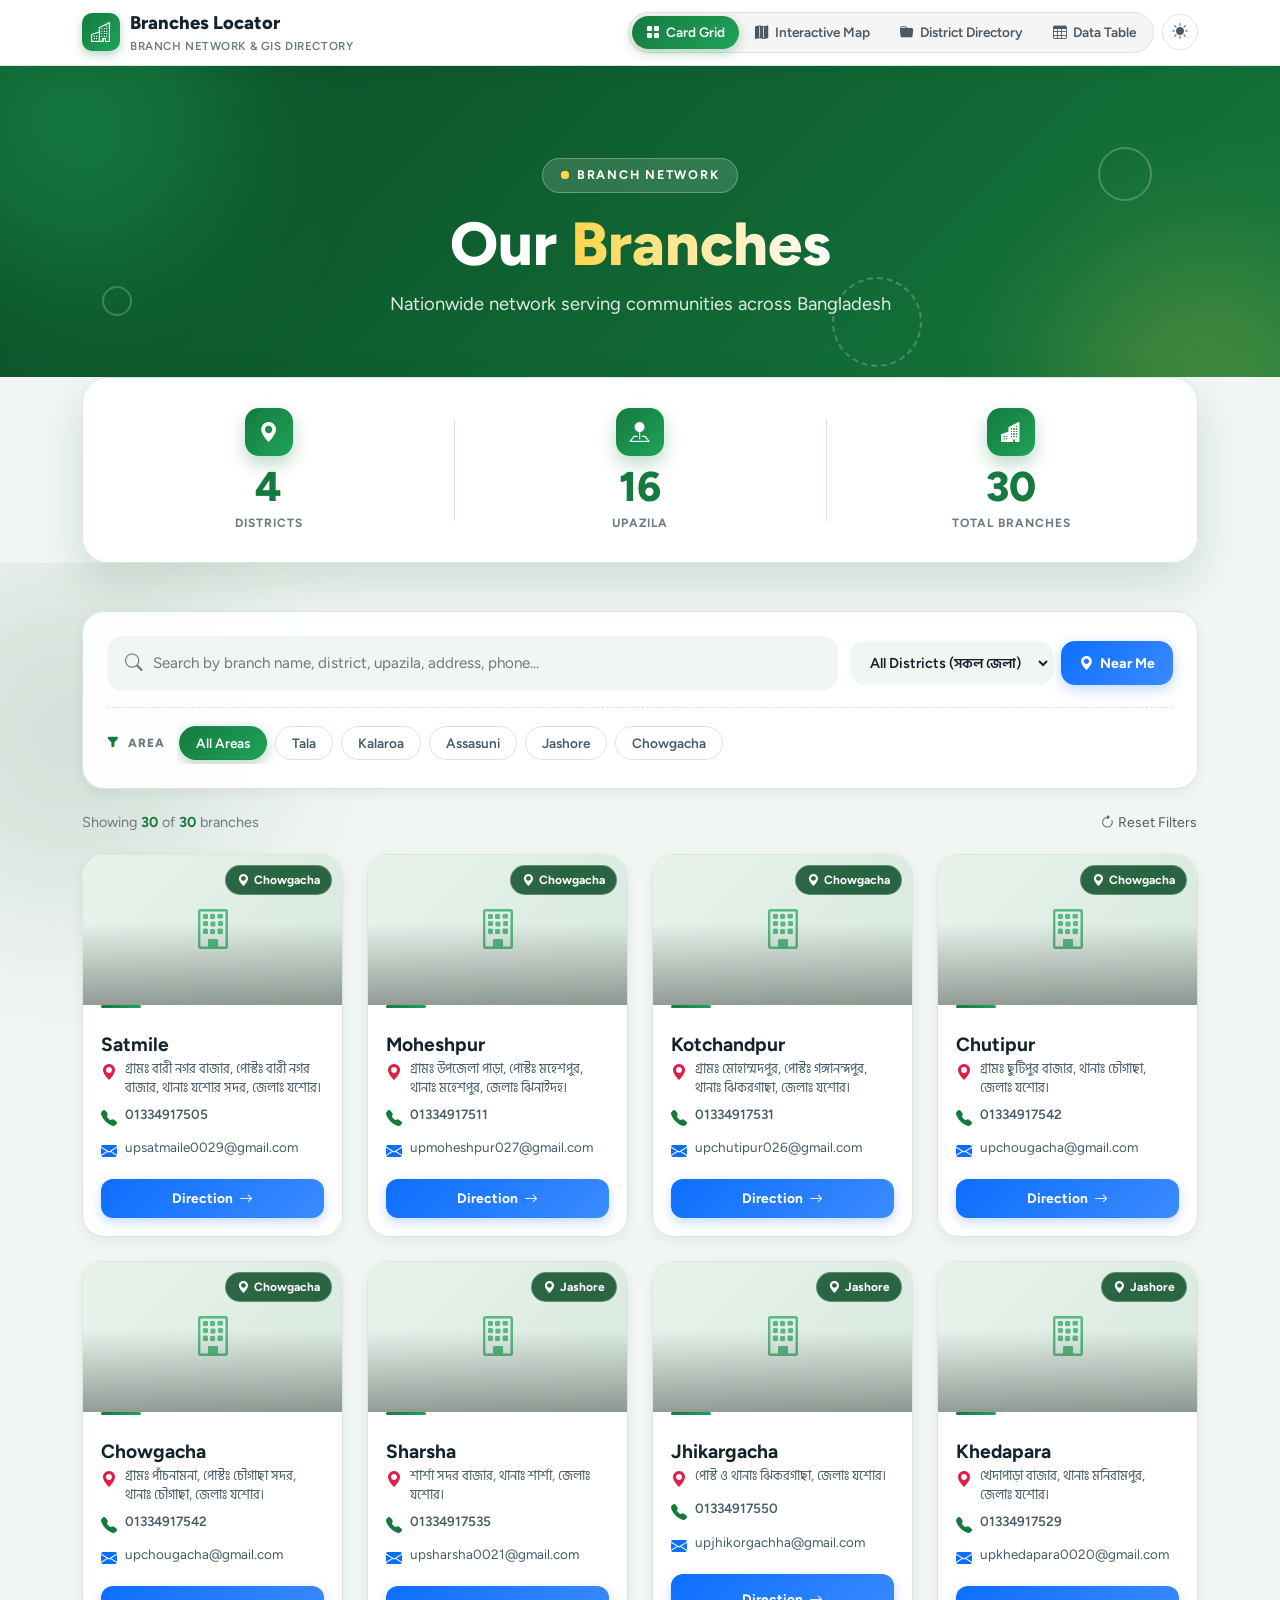
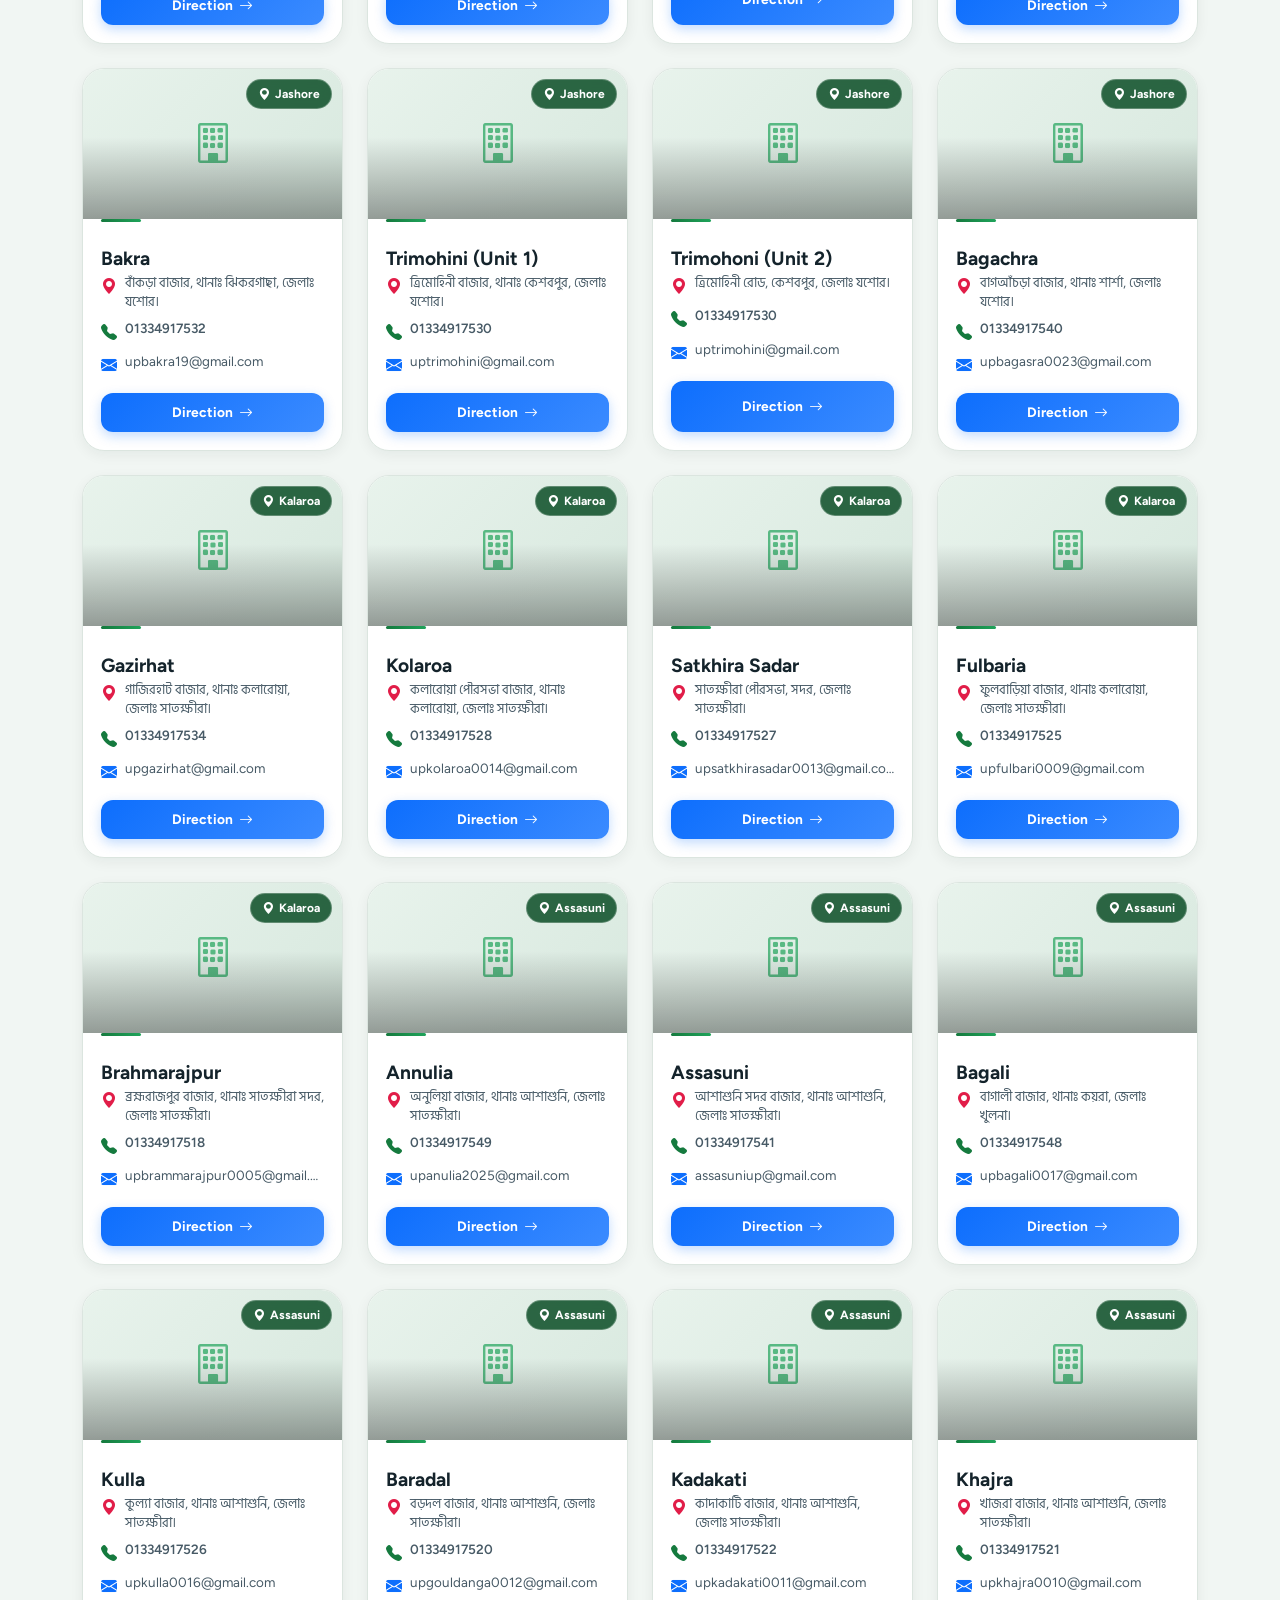
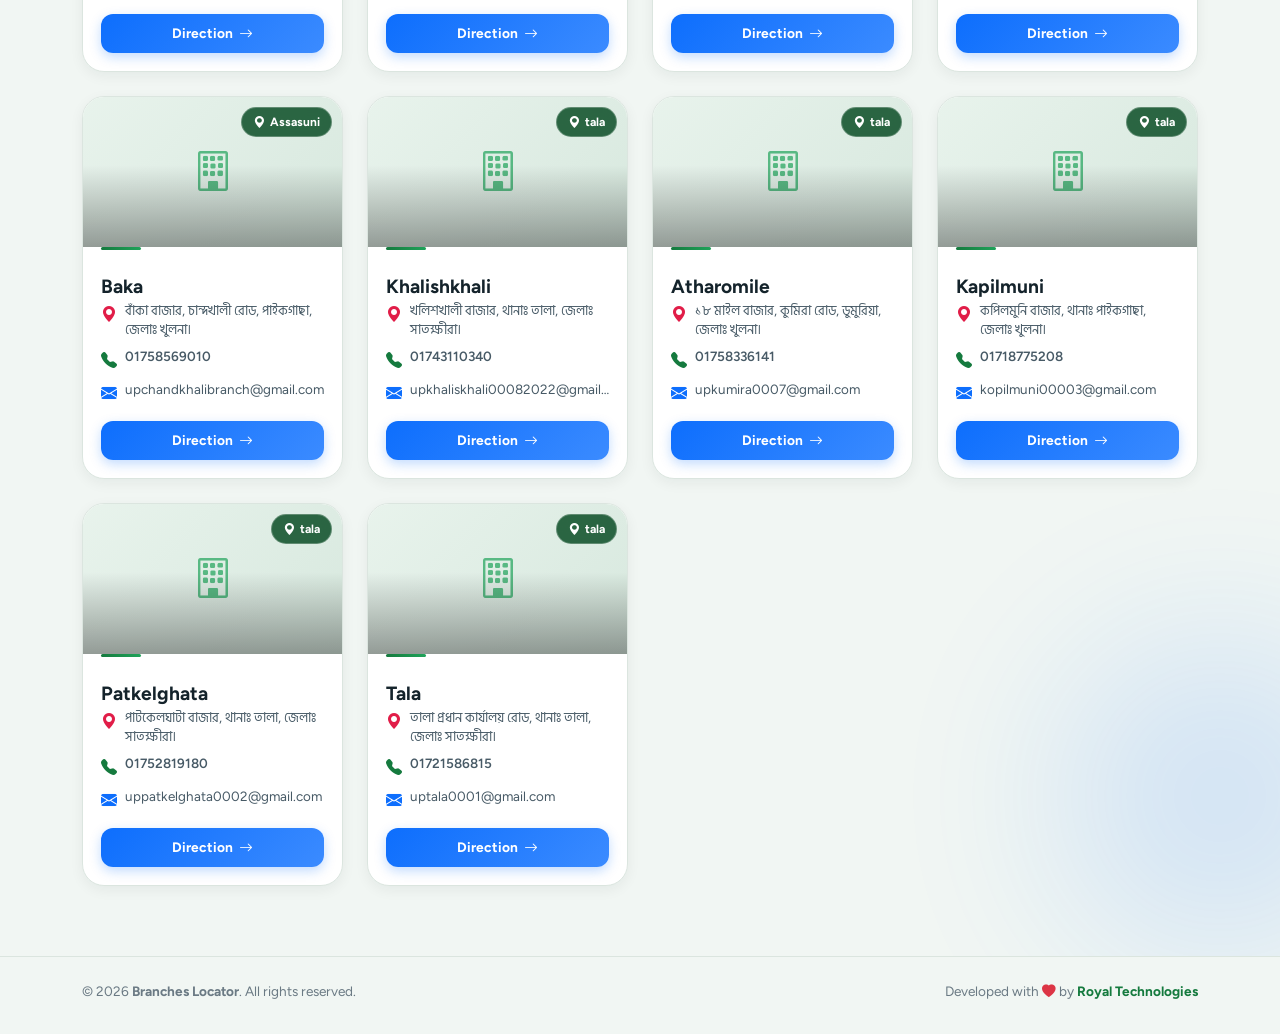
<file: index.html>
<!DOCTYPE html>
<html lang="bn">
<head>
  <meta charset="UTF-8">
  <meta name="viewport" content="width=device-width, initial-scale=1.0, viewport-fit=cover">
  <title>Branches Locator - Nationwide Branch Network & Explorer</title>
  <meta name="description" content="Explore our nationwide branch network with interactive locator, instant search, district filters, turn-by-turn directions and multiple design styles.">

  <!-- Favicon -->
  <link rel="icon" type="image/svg+xml" href="favicon.svg">
  <link rel="alternate icon" type="image/png" href="favicon.png">

  <!-- Fonts (Bengali & English) -->
  <link rel="preconnect" href="https://fonts.googleapis.com">
  <link rel="preconnect" href="https://fonts.gstatic.com" crossorigin>
  <link href="https://fonts.googleapis.com/css2?family=Figtree:wght@400;500;600;700;800&family=Hind+Siliguri:wght@400;500;600;700&display=swap" rel="stylesheet">

  <!-- Bootstrap 5 & Bootstrap Icons (Local Assets) -->
  <link rel="stylesheet" href="css/bootstrap.min.css">
  <link rel="stylesheet" href="css/bootstrap-icons.min.css">

  <!-- Leaflet CSS for Map View (Local + CDN fallback) -->
  <link rel="stylesheet" href="css/leaflet.css">

  <!-- Application Styles (All 4 Styles & Themes) -->
  <link rel="stylesheet" href="css/style.css">

  <!-- Branches Dataset Preloaded in Head -->
  <script src="js/branches-data.js"></script>
</head>
<body>

  <!-- ===================== TOP CONTROL & STYLE SWITCHER BAR ===================== -->
  <header class="br-app-bar">
    <div class="container d-flex flex-wrap align-items-center justify-content-between gap-3">
      <!-- Brand & Title -->
      <a href="index.html" class="br-brand">
        <div class="br-brand-icon">
          <i class="bi bi-buildings"></i>
        </div>
        <div class="br-brand-title">
          Branches Locator
          <small>Branch Network &amp; GIS Directory</small>
        </div>
      </a>

      <!-- Style Switcher (4 Selectable Styles) -->
      <div class="d-flex align-items-center gap-2 flex-wrap">
        <nav class="br-style-switcher" aria-label="Layout style selector">
          <button type="button" class="style-pill active" data-style="cards" title="Modern Card Grid View">
            <i class="bi bi-grid-fill"></i>
            <span>Card Grid</span>
          </button>
          <button type="button" class="style-pill" data-style="map" title="Interactive Split Map View">
            <i class="bi bi-map-fill"></i>
            <span>Interactive Map</span>
          </button>
          <button type="button" class="style-pill" data-style="directory" title="Grouped District Directory">
            <i class="bi bi-folder-fill"></i>
            <span>District Directory</span>
          </button>
          <button type="button" class="style-pill" data-style="table" title="Data Table View">
            <i class="bi bi-table"></i>
            <span>Data Table</span>
          </button>
        </nav>

        <!-- Theme Toggle -->
        <button type="button" class="theme-toggle-btn" id="btnThemeToggle" title="Switch Theme (Emerald / Sapphire / Dark)">
          <i class="bi bi-sun-fill"></i>
        </button>
      </div>
    </div>
  </header>

  <!-- ===================== HERO SECTION ===================== -->
  <section class="br-hero">
    <div class="br-hero-blob br-hero-blob-1"></div>
    <div class="br-hero-blob br-hero-blob-2"></div>
    <span class="br-ring br-ring-1"></span>
    <span class="br-ring br-ring-2"></span>
    <span class="br-ring br-ring-3"></span>

    <div class="container position-relative text-center" style="z-index: 2;">
      <span class="br-tag">
        <i class="br-dot"></i> BRANCH NETWORK
      </span>
      <h1 class="br-title">Our <span>Branches</span></h1>
      <p class="br-sub">Nationwide network serving communities across Bangladesh</p>
    </div>

    <!-- Wave Transition -->
    <svg class="br-wave" viewBox="0 0 1440 80" preserveAspectRatio="none" aria-hidden="true">
      <path d="M0,40 C240,90 480,0 720,30 C960,60 1200,90 1440,35 L1440,80 L0,80 Z"></path>
    </svg>
  </section>

  <!-- ===================== STATS COUNTERS ===================== -->
  <section class="br-stats-wrap">
    <div class="container">
      <div class="br-stats">
        <div class="br-stat">
          <span class="br-stat-ico"><i class="bi bi-geo-alt-fill"></i></span>
          <h2 class="br-count" data-target="4">0</h2>
          <small>Districts</small>
        </div>
        <div class="br-stat">
          <span class="br-stat-ico"><i class="bi bi-pin-map-fill"></i></span>
          <h2 class="br-count" data-target="16">0</h2>
          <small>Upazila</small>
        </div>
        <div class="br-stat">
          <span class="br-stat-ico"><i class="bi bi-buildings-fill"></i></span>
          <h2 class="br-count" data-target="30">0</h2>
          <small>Total Branches</small>
        </div>
      </div>
    </div>
  </section>

  <!-- ===================== MAIN CONTENT CONTAINER ===================== -->
  <main class="br-main">
    <div class="br-main-blob br-main-blob-1"></div>
    <div class="br-main-blob br-main-blob-2"></div>

    <div class="container position-relative" style="z-index: 2;">

      <!-- ================= SEARCH & FILTER CONTROL ================= -->
      <div class="br-filter br-reveal is-visible" style="--delay: 0ms;">
        <div class="br-search-row">
          <!-- Live Text Search -->
          <div class="br-search">
            <i class="bi bi-search"></i>
            <input type="text" id="brSearchInput" placeholder="Search by branch name, district, upazila, address, phone..." autocomplete="off">
          </div>

          <!-- District Filter Dropdown -->
          <div class="br-search-actions">
            <select id="brDistrictSelect" class="br-filter-select" aria-label="Filter by District">
              <option value="all">All Districts (সকল জেলা)</option>
              <option value="Satkhira">Satkhira (সাতক্ষীরা)</option>
              <option value="Jashore">Jashore (যশোর)</option>
              <option value="Khulna">Khulna (খুলনা)</option>
              <option value="Jhenaidah">Jhenaidah (ঝিনাইদহ)</option>
            </select>

            <!-- GPS "Near Me" Button -->
            <button type="button" class="br-btn-gps" id="btnNearMe" title="Find nearest branches with GPS">
              <i class="bi bi-geo-alt-fill"></i>
              <span>Near Me</span>
            </button>
          </div>
        </div>

        <!-- Area Chip Pills -->
        <div class="br-areas">
          <span class="br-areas-label"><i class="bi bi-funnel-fill"></i> Area</span>
          <div class="br-chips">
            <button type="button" class="br-chip active" data-area="all">All Areas</button>
            <button type="button" class="br-chip" data-area="Tala">Tala</button>
            <button type="button" class="br-chip" data-area="Kalaroa">Kalaroa</button>
            <button type="button" class="br-chip" data-area="Assasuni">Assasuni</button>
            <button type="button" class="br-chip" data-area="Jashore">Jashore</button>
            <button type="button" class="br-chip" data-area="Chowgacha">Chowgacha</button>
          </div>
        </div>
      </div>

      <!-- Result Count Bar -->
      <div class="br-result-bar br-reveal is-visible" style="--delay: 50ms;">
        <span id="brResultCount">Showing <b>30</b> of <b>30</b> branches</span>
        <button type="button" class="btn btn-sm btn-link text-decoration-none text-muted p-0" onclick="resetBranchFilters()">
          <i class="bi bi-arrow-clockwise me-1"></i>Reset Filters
        </button>
      </div>

      <!-- ================= EMPTY STATE ================= -->
      <div class="br-empty" id="brEmptyState" style="display: none;">
        <div class="br-empty-ico">
          <i class="bi bi-search"></i>
        </div>
        <h4>No Branches Found</h4>
        <p>No branch locations match your active search and filter criteria.</p>
        <button type="button" class="btn btn-outline-success rounded-pill px-4" onclick="resetBranchFilters()">
          <i class="bi bi-arrow-clockwise me-1"></i> Clear Filters
        </button>
      </div>

      <!-- ================= STYLE 1: MODERN CARD GRID ================= -->
      <div class="row g-2 g-sm-3 g-lg-4" id="cardsContainer">
        <!-- Rendered dynamically by app.js -->
      </div>

      <!-- ================= STYLE 2: INTERACTIVE SPLIT MAP VIEW ================= -->
      <div class="map-layout" id="mapLayout" style="display: none;">
        <!-- Left Sidebar: Branch List & Quick Navigation -->
        <aside class="map-sidebar">
          <div class="map-sidebar-head d-flex justify-content-between align-items-center">
            <h5 class="m-0 fw-bold"><i class="bi bi-pin-map-fill text-success me-2"></i>Branches List</h5>
            <small class="text-muted">Click to view on map</small>
          </div>
          <div class="map-sidebar-list" id="mapSidebarList">
            <!-- Populated dynamically by app.js -->
          </div>
        </aside>

        <!-- Right Side: Interactive Leaflet Map -->
        <section class="map-canvas-container">
          <div id="leafletMap"></div>
        </section>
      </div>

      <!-- ================= STYLE 3: HIERARCHICAL DISTRICT & UPAZILA DIRECTORY ================= -->
      <div id="directoryContainer" style="display: none;">
        <!-- Populated dynamically by app.js -->
      </div>

      <!-- ================= STYLE 4: ADMINISTRATIVE DATA TABLE VIEW ================= -->
      <div class="table-panel" id="tableContainer" style="display: none;">
        <div class="table-panel-header">
          <h5 class="m-0 fw-bold"><i class="bi bi-table text-success me-2"></i>Branch Network Directory</h5>
          <div class="table-export-btns">
            <button type="button" class="btn-export" id="btnExportCsv" title="Export as CSV spreadsheet">
              <i class="bi bi-file-earmark-spreadsheet-fill text-success"></i> Export CSV
            </button>
            <button type="button" class="btn-export" id="btnPrintTable" title="Print directory">
              <i class="bi bi-printer-fill text-primary"></i> Print
            </button>
          </div>
        </div>
        <div class="br-table-responsive">
          <table class="br-table">
            <thead>
              <tr>
                <th>#</th>
                <th>Branch Name</th>
                <th>District</th>
                <th>Upazila / Area</th>
                <th>Address</th>
                <th>Contact</th>
                <th>Actions</th>
              </tr>
            </thead>
            <tbody id="brTableBody">
              <!-- Populated dynamically by app.js -->
            </tbody>
          </table>
        </div>
      </div>

    </div>
  </main>

  <!-- ===================== FOOTER CREDITS ===================== -->
  <footer class="br-credit-bar">
    <div class="container d-flex flex-wrap align-items-center justify-content-between gap-2">
      <div>
        &copy; 2026 <strong>Branches Locator</strong>. All rights reserved.
      </div>
      <div>
        Developed with <i class="bi bi-heart-fill text-danger"></i> by
        <a href="https://royaltechbd.com/" target="_blank" rel="noopener">Royal Technologies</a>
      </div>
    </div>
  </footer>

  <!-- ===================== JAVASCRIPT LIBRARIES & SCRIPTS ===================== -->
  <!-- Bootstrap 5 Bundle (Local) -->
  <script src="js/bootstrap.bundle.min.js"></script>

  <!-- Leaflet GIS Engine (Local + CDN Fallback) -->
  <script src="js/leaflet.js"></script>
  <script>
    if (typeof L === 'undefined') {
      document.write('<script src="https://unpkg.com/leaflet@1.9.4/dist/leaflet.js"><\/script>');
    }
  </script>

  <!-- Application Controller -->
  <script src="js/app.js"></script>

</body>
</html>
</file>
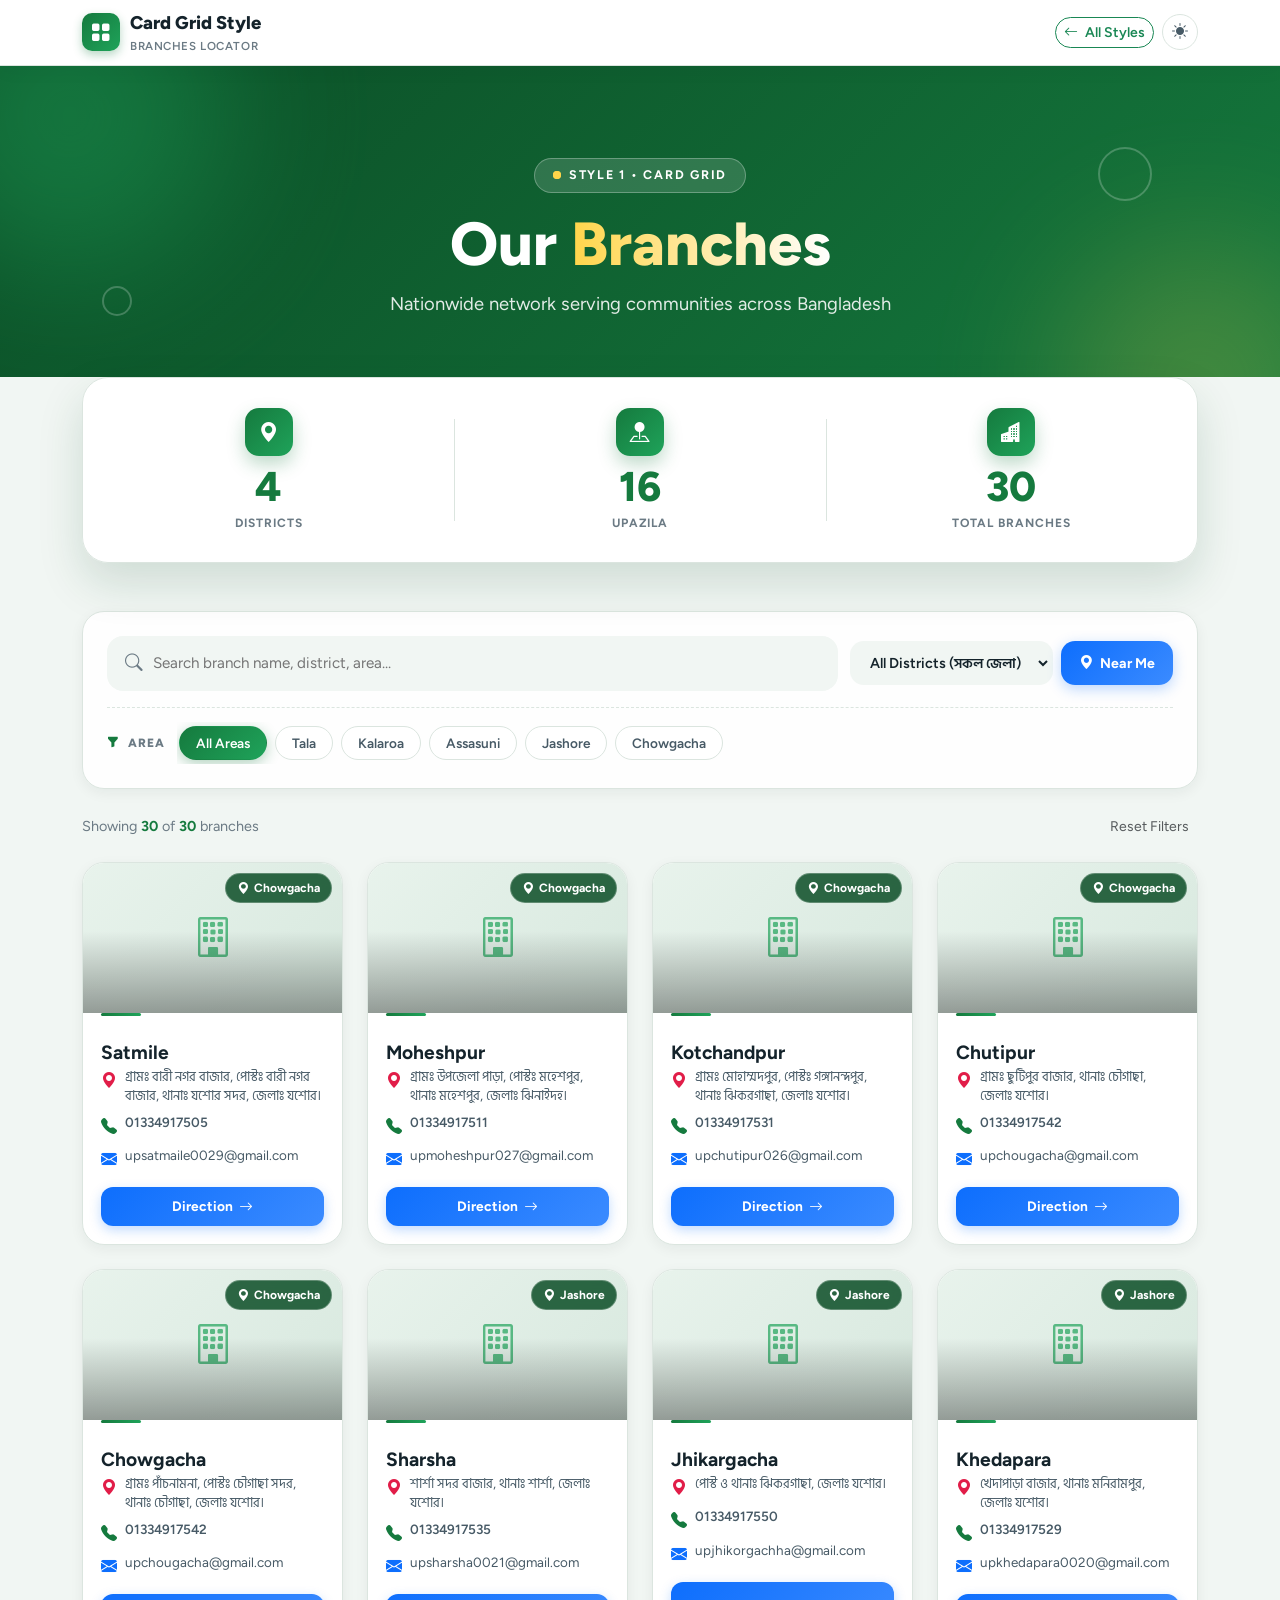
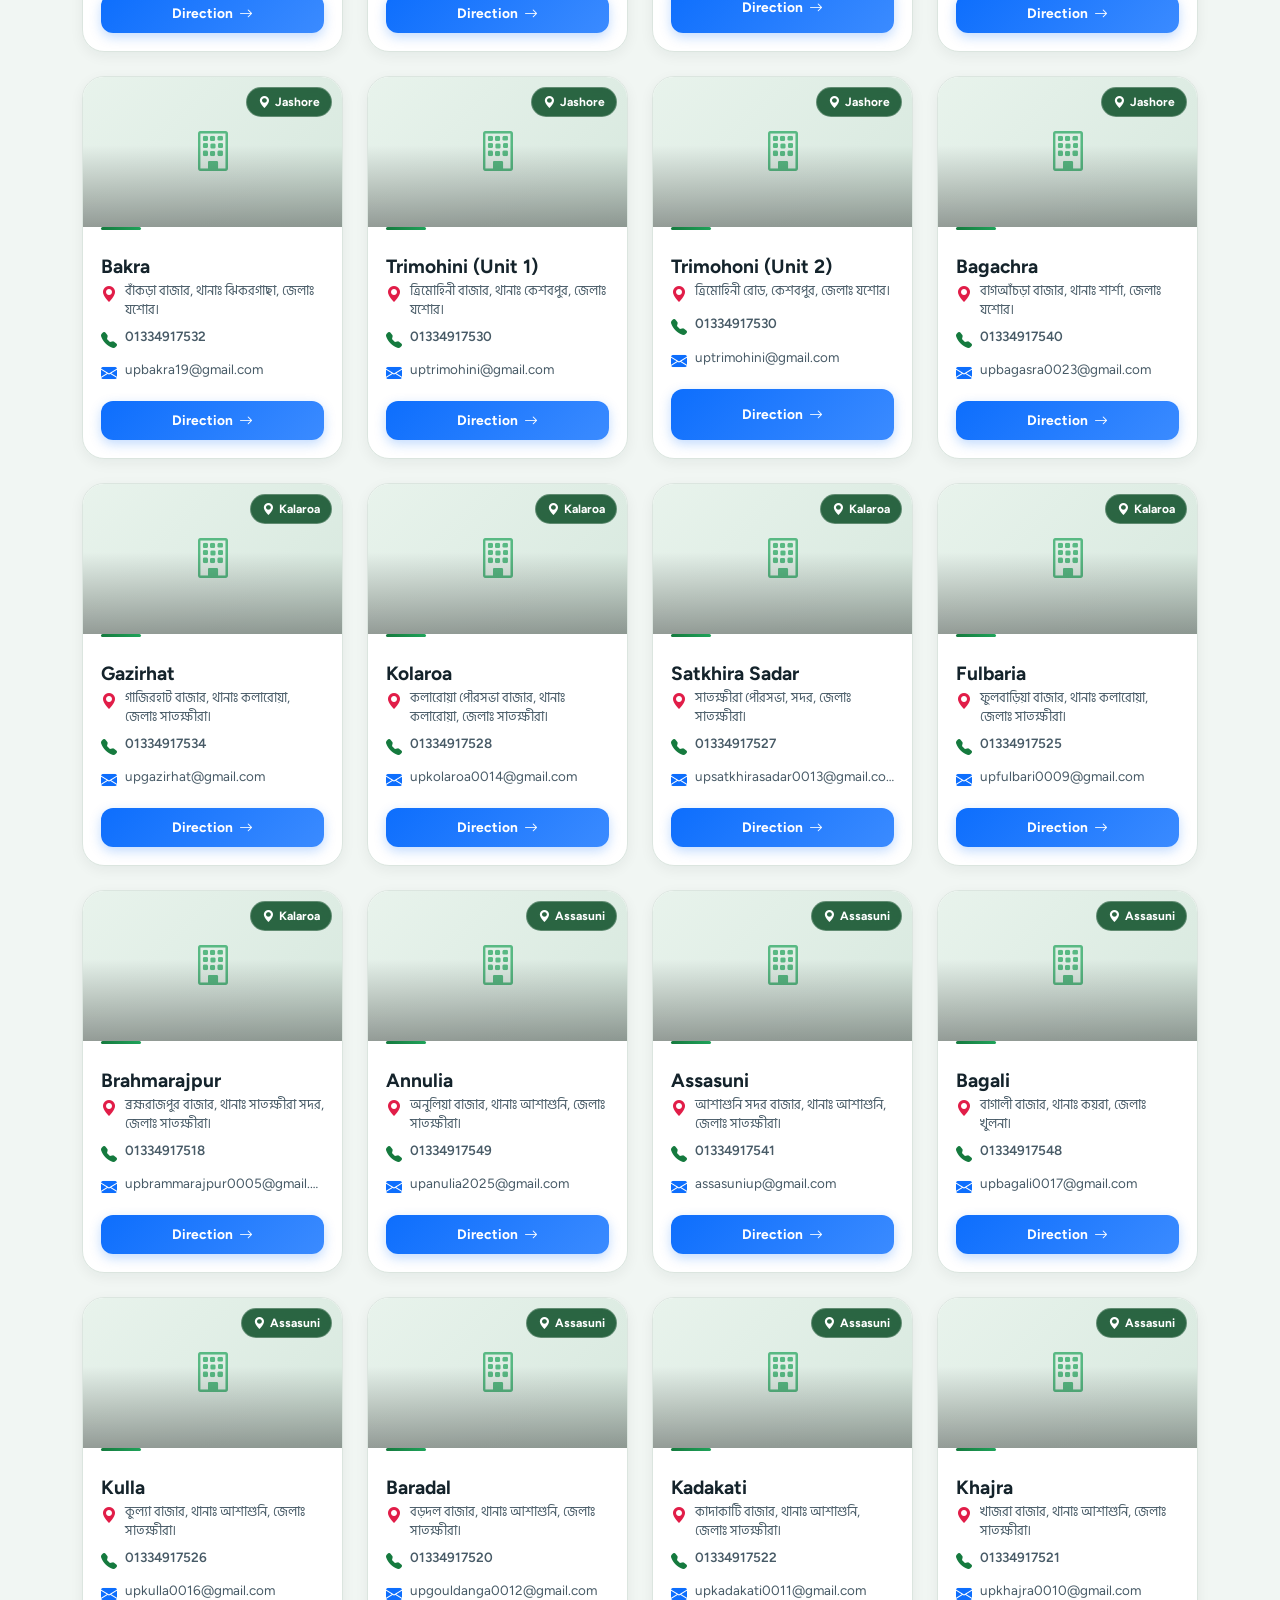
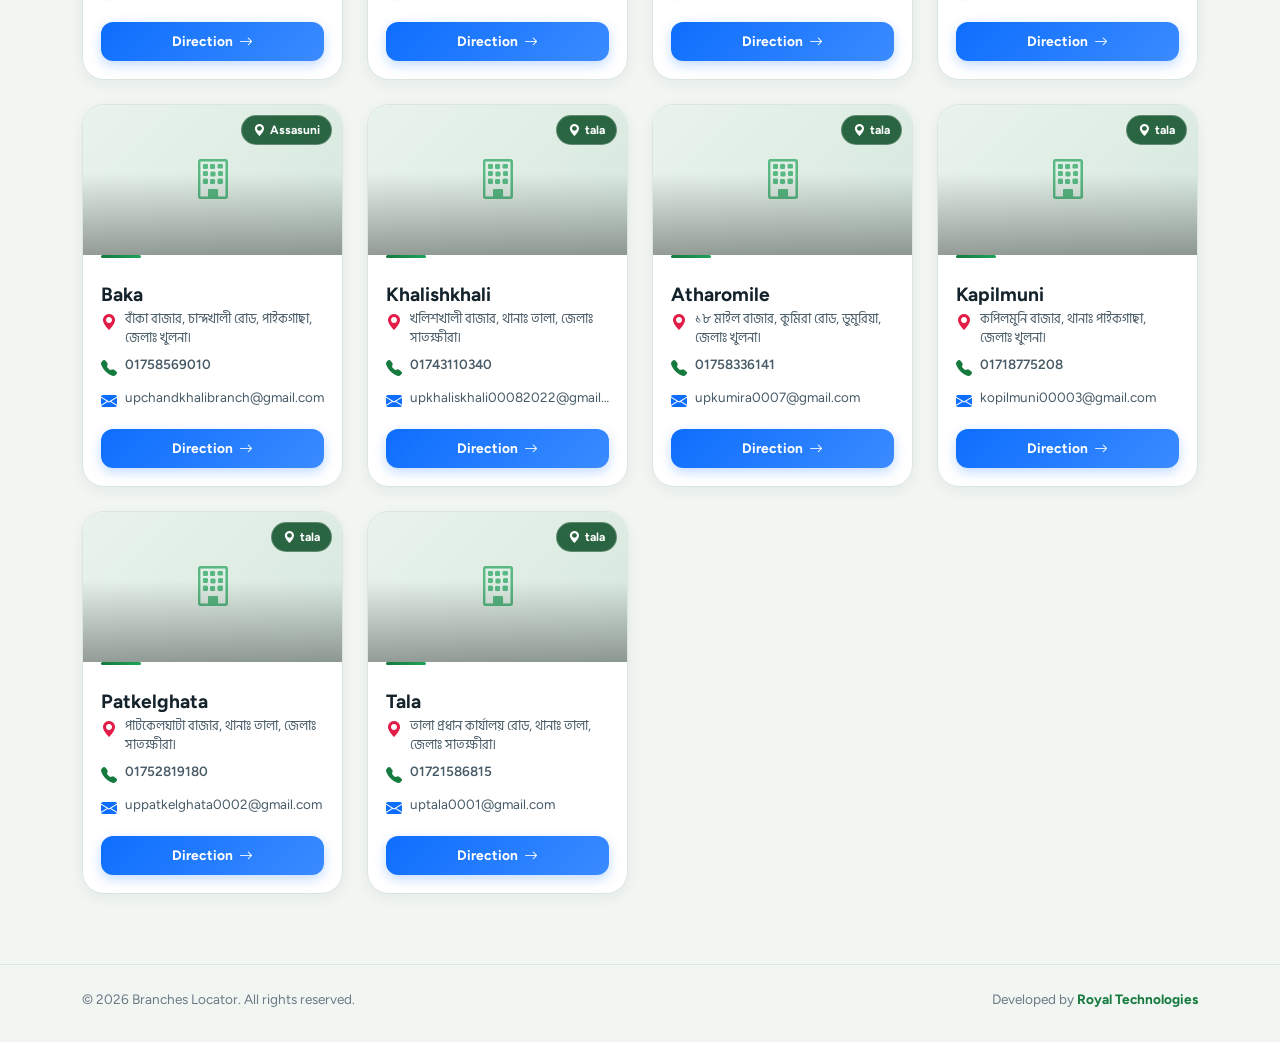
<file: style-cards.html>
<!DOCTYPE html>
<html lang="bn">
<head>
  <meta charset="UTF-8">
  <meta name="viewport" content="width=device-width, initial-scale=1.0, viewport-fit=cover">
  <title>Branches Locator - Modern Card Grid Style</title>
  <link rel="icon" type="image/svg+xml" href="favicon.svg">
  <link rel="alternate icon" type="image/png" href="favicon.png">
  <link rel="preconnect" href="https://fonts.googleapis.com">
  <link rel="preconnect" href="https://fonts.gstatic.com" crossorigin>
  <link href="https://fonts.googleapis.com/css2?family=Figtree:wght@400;500;600;700;800&family=Hind+Siliguri:wght@400;500;600;700&display=swap" rel="stylesheet">
  <link rel="stylesheet" href="css/bootstrap.min.css">
  <link rel="stylesheet" href="css/bootstrap-icons.min.css">
  <link rel="stylesheet" href="css/style.css">
  <script src="js/branches-data.js"></script>
</head>
<body>

  <!-- Top App Bar -->
  <header class="br-app-bar">
    <div class="container d-flex flex-wrap align-items-center justify-content-between gap-3">
      <a href="index.html" class="br-brand">
        <div class="br-brand-icon"><i class="bi bi-grid-fill"></i></div>
        <div class="br-brand-title">Card Grid Style <small>Branches Locator</small></div>
      </a>
      <div class="d-flex align-items-center gap-2">
        <a href="index.html" class="btn btn-sm btn-outline-success rounded-pill fw-semibold">
          <i class="bi bi-arrow-left me-1"></i> All Styles
        </a>
        <button type="button" class="theme-toggle-btn" id="btnThemeToggle"><i class="bi bi-sun-fill"></i></button>
      </div>
    </div>
  </header>

  <!-- Hero -->
  <section class="br-hero">
    <div class="br-hero-blob br-hero-blob-1"></div>
    <div class="br-hero-blob br-hero-blob-2"></div>
    <span class="br-ring br-ring-1"></span>
    <span class="br-ring br-ring-2"></span>
    <div class="container position-relative text-center" style="z-index: 2;">
      <span class="br-tag"><i class="br-dot"></i> STYLE 1 &bull; CARD GRID</span>
      <h1 class="br-title">Our <span>Branches</span></h1>
      <p class="br-sub">Nationwide network serving communities across Bangladesh</p>
    </div>
    <svg class="br-wave" viewBox="0 0 1440 80" preserveAspectRatio="none"><path d="M0,40 C240,90 480,0 720,30 C960,60 1200,90 1440,35 L1440,80 L0,80 Z"></path></svg>
  </section>

  <!-- Stats Counters -->
  <section class="br-stats-wrap">
    <div class="container">
      <div class="br-stats">
        <div class="br-stat">
          <span class="br-stat-ico"><i class="bi bi-geo-alt-fill"></i></span>
          <h2 class="br-count" data-target="4">0</h2>
          <small>Districts</small>
        </div>
        <div class="br-stat">
          <span class="br-stat-ico"><i class="bi bi-pin-map-fill"></i></span>
          <h2 class="br-count" data-target="16">0</h2>
          <small>Upazila</small>
        </div>
        <div class="br-stat">
          <span class="br-stat-ico"><i class="bi bi-buildings-fill"></i></span>
          <h2 class="br-count" data-target="30">0</h2>
          <small>Total Branches</small>
        </div>
      </div>
    </div>
  </section>

  <!-- Main Grid Content -->
  <main class="br-main">
    <div class="container position-relative" style="z-index: 2;">
      <!-- Search & Filters -->
      <div class="br-filter">
        <div class="br-search-row">
          <div class="br-search">
            <i class="bi bi-search"></i>
            <input type="text" id="brSearchInput" placeholder="Search branch name, district, area...">
          </div>
          <div class="br-search-actions">
            <select id="brDistrictSelect" class="br-filter-select">
              <option value="all">All Districts (সকল জেলা)</option>
              <option value="Satkhira">Satkhira (সাতক্ষীরা)</option>
              <option value="Jashore">Jashore (যশোর)</option>
              <option value="Khulna">Khulna (খুলনা)</option>
              <option value="Jhenaidah">Jhenaidah (ঝিনাইদহ)</option>
            </select>
            <button type="button" class="br-btn-gps" id="btnNearMe"><i class="bi bi-geo-alt-fill"></i> Near Me</button>
          </div>
        </div>

        <div class="br-areas">
          <span class="br-areas-label"><i class="bi bi-funnel-fill"></i> Area</span>
          <div class="br-chips">
            <button type="button" class="br-chip active" data-area="all">All Areas</button>
            <button type="button" class="br-chip" data-area="Tala">Tala</button>
            <button type="button" class="br-chip" data-area="Kalaroa">Kalaroa</button>
            <button type="button" class="br-chip" data-area="Assasuni">Assasuni</button>
            <button type="button" class="br-chip" data-area="Jashore">Jashore</button>
            <button type="button" class="br-chip" data-area="Chowgacha">Chowgacha</button>
          </div>
        </div>
      </div>

      <div class="br-result-bar">
        <span id="brResultCount">Showing <b>30</b> of <b>30</b> branches</span>
        <button type="button" class="btn btn-sm btn-link text-decoration-none text-muted" onclick="resetBranchFilters()">Reset Filters</button>
      </div>

      <div class="br-empty" id="brEmptyState" style="display:none;">
        <div class="br-empty-ico"><i class="bi bi-search"></i></div>
        <h4>No Branches Found</h4>
        <p>Try adjusting your search query or area filters.</p>
      </div>

      <div class="row g-2 g-sm-3 g-lg-4" id="cardsContainer"></div>
    </div>
  </main>

  <footer class="br-credit-bar">
    <div class="container d-flex justify-content-between flex-wrap gap-2">
      <div>&copy; 2026 Branches Locator. All rights reserved.</div>
      <div>Developed by <a href="https://royaltechbd.com/" target="_blank" rel="noopener">Royal Technologies</a></div>
    </div>
  </footer>

  <script src="js/bootstrap.bundle.min.js"></script>
  <script>
    localStorage.setItem('branch_style', 'cards');
  </script>
  <script src="js/app.js"></script>
</body>
</html>
</file>
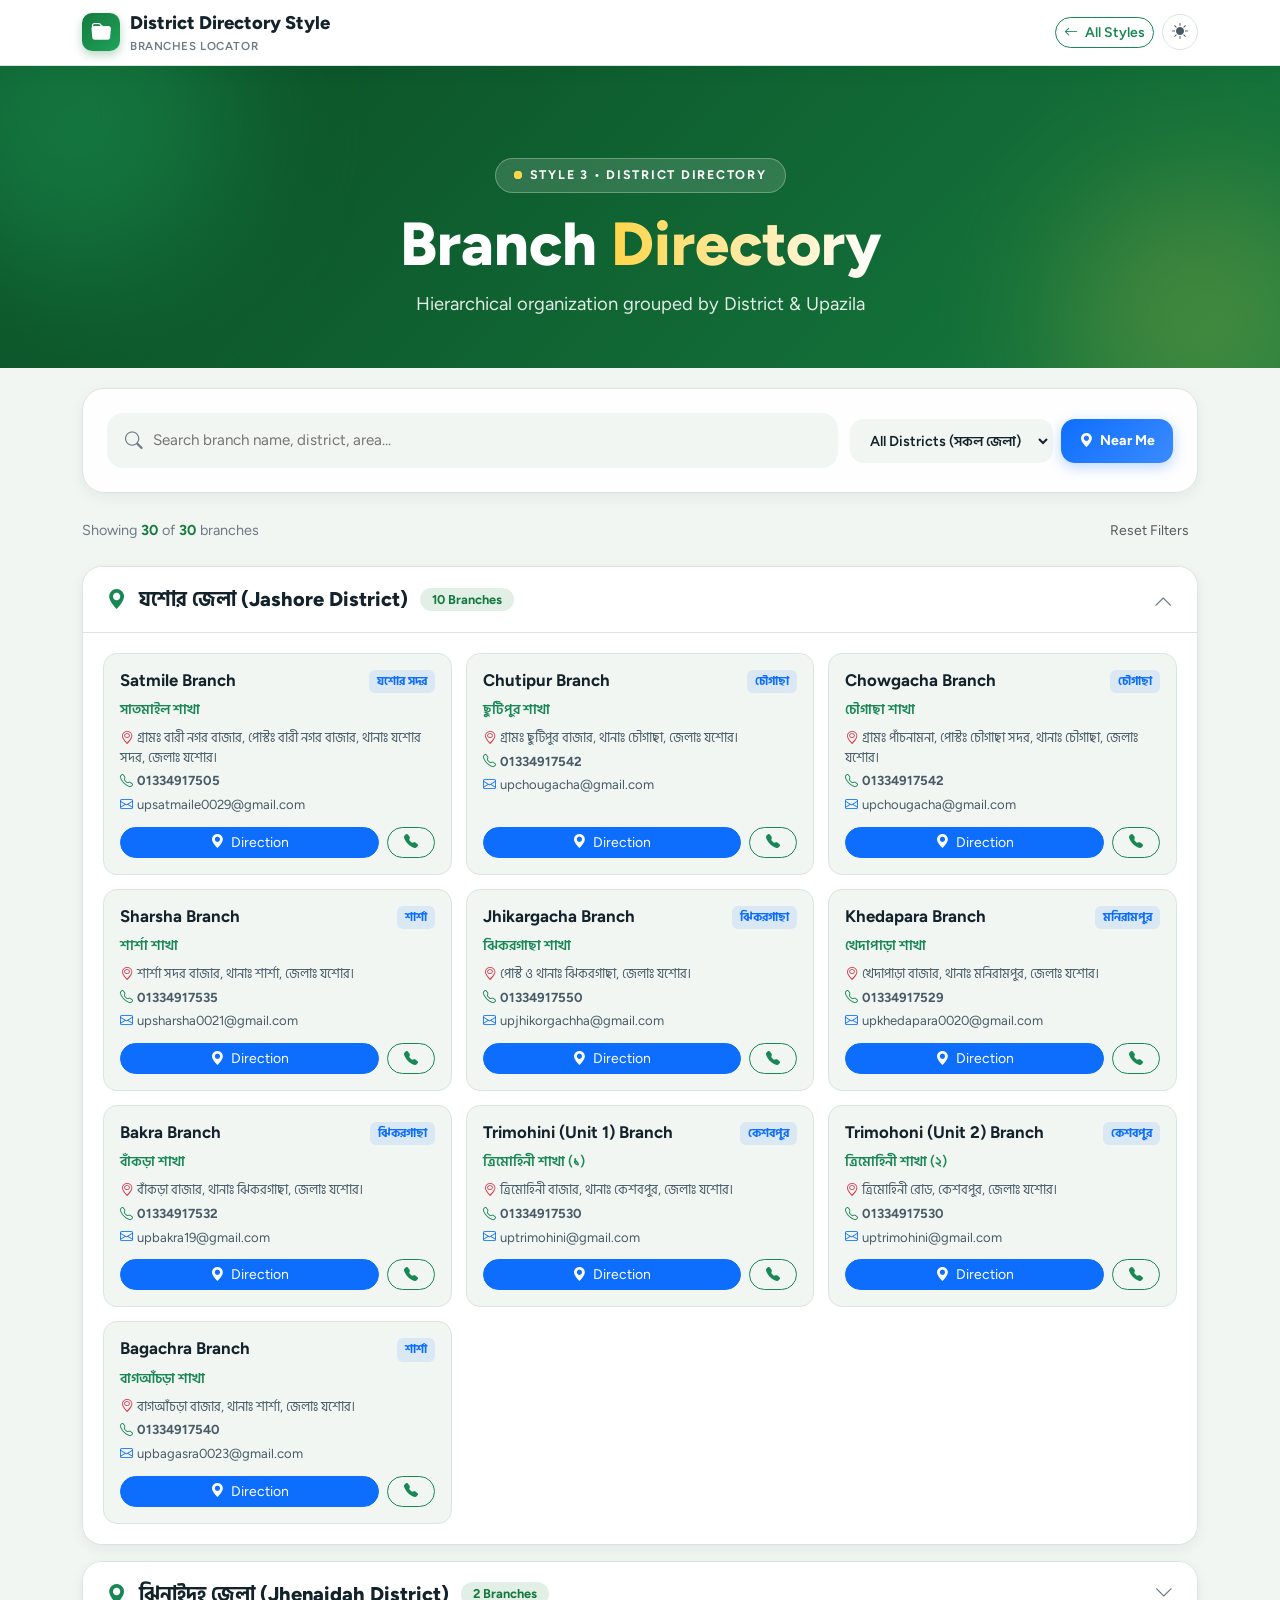
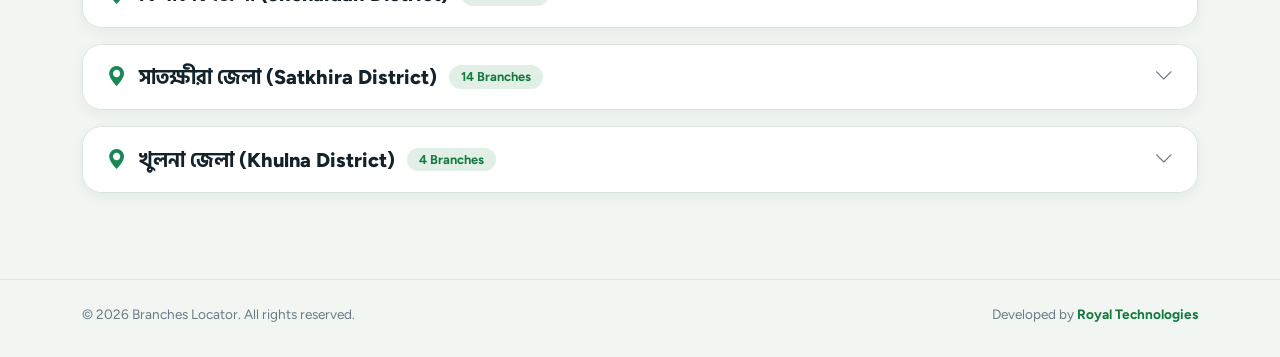
<file: style-directory.html>
<!DOCTYPE html>
<html lang="bn">
<head>
  <meta charset="UTF-8">
  <meta name="viewport" content="width=device-width, initial-scale=1.0, viewport-fit=cover">
  <title>Branches Locator - District Directory Style</title>
  <link rel="icon" type="image/svg+xml" href="favicon.svg">
  <link rel="alternate icon" type="image/png" href="favicon.png">
  <link rel="preconnect" href="https://fonts.googleapis.com">
  <link rel="preconnect" href="https://fonts.gstatic.com" crossorigin>
  <link href="https://fonts.googleapis.com/css2?family=Figtree:wght@400;500;600;700;800&family=Hind+Siliguri:wght@400;500;600;700&display=swap" rel="stylesheet">
  <link rel="stylesheet" href="css/bootstrap.min.css">
  <link rel="stylesheet" href="css/bootstrap-icons.min.css">
  <link rel="stylesheet" href="css/style.css">
  <script src="js/branches-data.js"></script>
</head>
<body>

  <!-- Top App Bar -->
  <header class="br-app-bar">
    <div class="container d-flex flex-wrap align-items-center justify-content-between gap-3">
      <a href="index.html" class="br-brand">
        <div class="br-brand-icon"><i class="bi bi-folder-fill"></i></div>
        <div class="br-brand-title">District Directory Style <small>Branches Locator</small></div>
      </a>
      <div class="d-flex align-items-center gap-2">
        <a href="index.html" class="btn btn-sm btn-outline-success rounded-pill fw-semibold">
          <i class="bi bi-arrow-left me-1"></i> All Styles
        </a>
        <button type="button" class="theme-toggle-btn" id="btnThemeToggle"><i class="bi bi-sun-fill"></i></button>
      </div>
    </div>
  </header>

  <!-- Hero -->
  <section class="br-hero" style="padding-bottom: 50px;">
    <div class="br-hero-blob br-hero-blob-1"></div>
    <div class="br-hero-blob br-hero-blob-2"></div>
    <div class="container position-relative text-center" style="z-index: 2;">
      <span class="br-tag"><i class="br-dot"></i> STYLE 3 &bull; DISTRICT DIRECTORY</span>
      <h1 class="br-title">Branch <span>Directory</span></h1>
      <p class="br-sub">Hierarchical organization grouped by District &amp; Upazila</p>
    </div>
  </section>

  <!-- Main Directory Content -->
  <main class="br-main" style="padding-top: 20px;">
    <div class="container position-relative" style="z-index: 2;">
      <!-- Search & Filters -->
      <div class="br-filter">
        <div class="br-search-row">
          <div class="br-search">
            <i class="bi bi-search"></i>
            <input type="text" id="brSearchInput" placeholder="Search branch name, district, area...">
          </div>
          <div class="br-search-actions">
            <select id="brDistrictSelect" class="br-filter-select">
              <option value="all">All Districts (সকল জেলা)</option>
              <option value="Satkhira">Satkhira (সাতক্ষীরা)</option>
              <option value="Jashore">Jashore (যশোর)</option>
              <option value="Khulna">Khulna (খুলনা)</option>
              <option value="Jhenaidah">Jhenaidah (ঝিনাইদহ)</option>
            </select>
            <button type="button" class="br-btn-gps" id="btnNearMe"><i class="bi bi-geo-alt-fill"></i> Near Me</button>
          </div>
        </div>
      </div>

      <div class="br-result-bar">
        <span id="brResultCount">Showing <b>30</b> branches grouped by district</span>
        <button type="button" class="btn btn-sm btn-link text-decoration-none text-muted" onclick="resetBranchFilters()">Reset Filters</button>
      </div>

      <!-- Directory Container -->
      <div id="directoryContainer" style="display: block;"></div>
    </div>
  </main>

  <footer class="br-credit-bar">
    <div class="container d-flex justify-content-between flex-wrap gap-2">
      <div>&copy; 2026 Branches Locator. All rights reserved.</div>
      <div>Developed by <a href="https://royaltechbd.com/" target="_blank" rel="noopener">Royal Technologies</a></div>
    </div>
  </footer>

  <script src="js/bootstrap.bundle.min.js"></script>
  <script>
    localStorage.setItem('branch_style', 'directory');
  </script>
  <script src="js/app.js"></script>
</body>
</html>
</file>
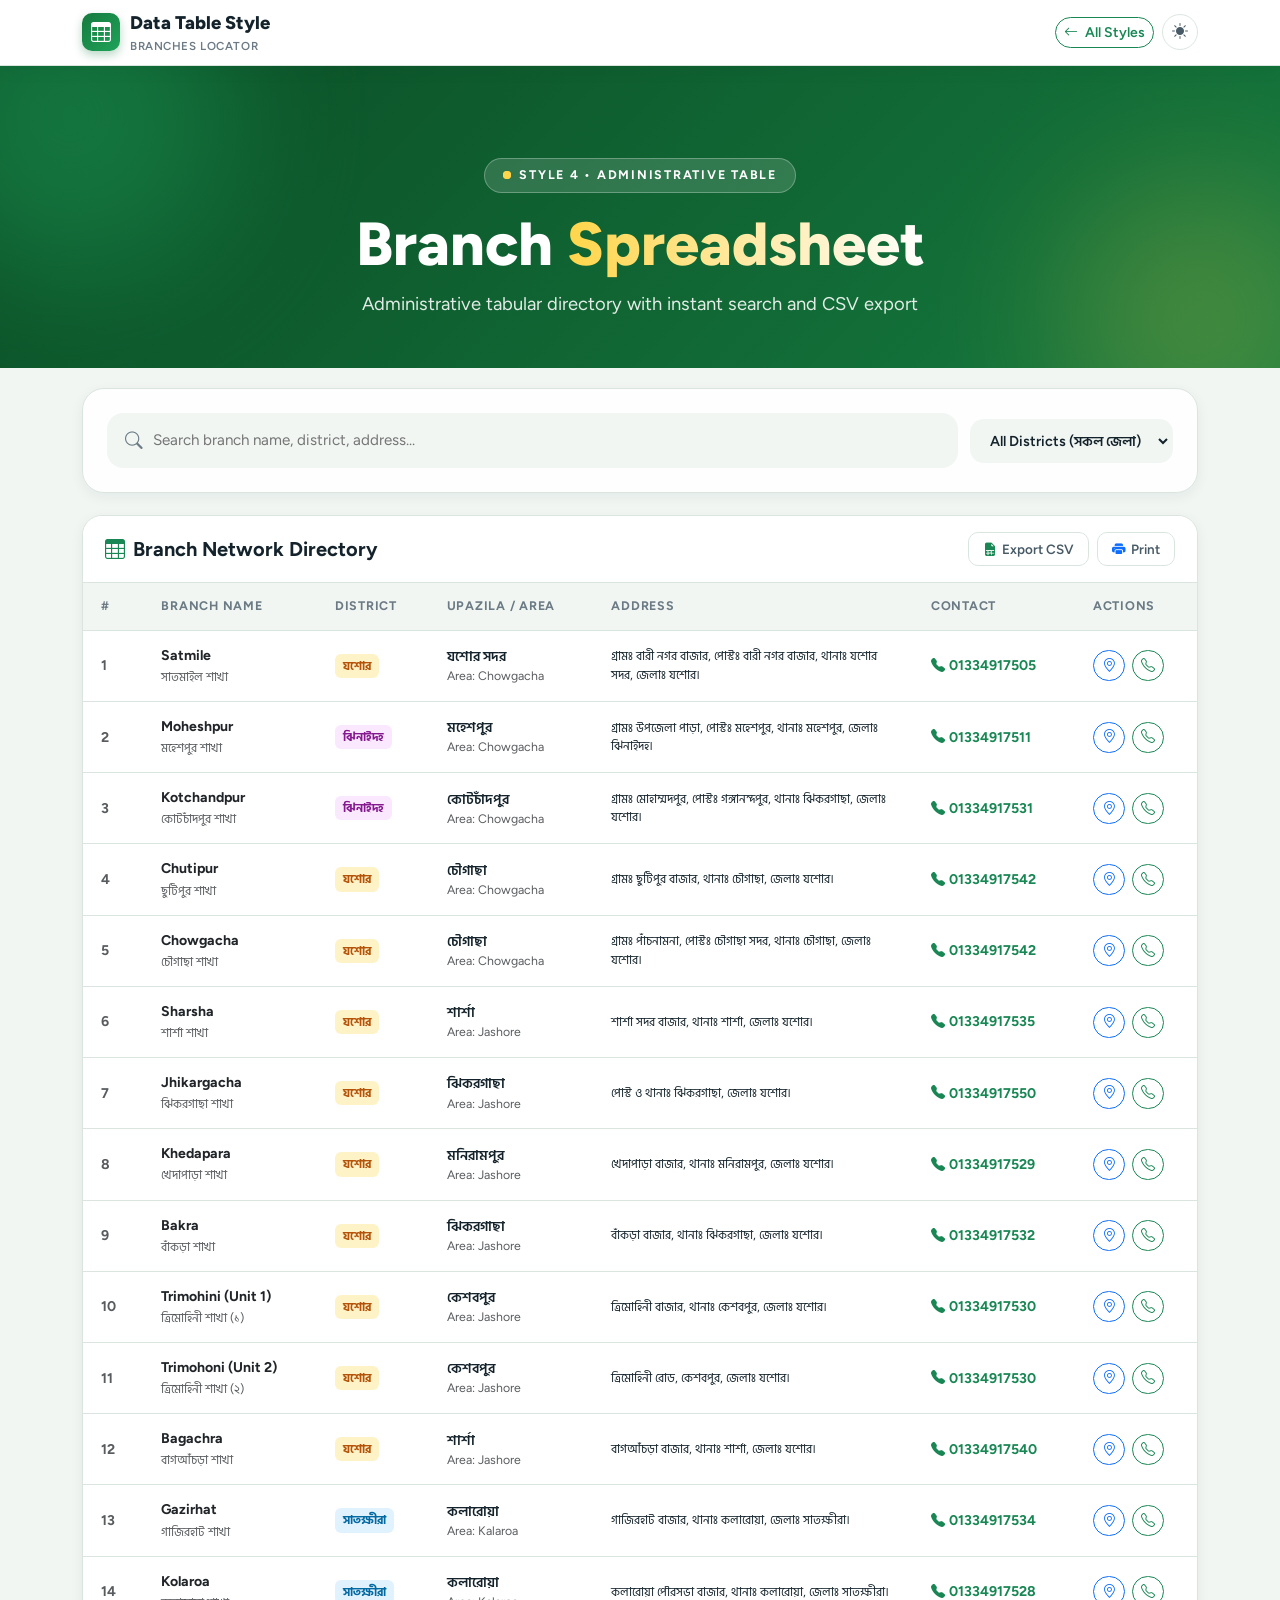
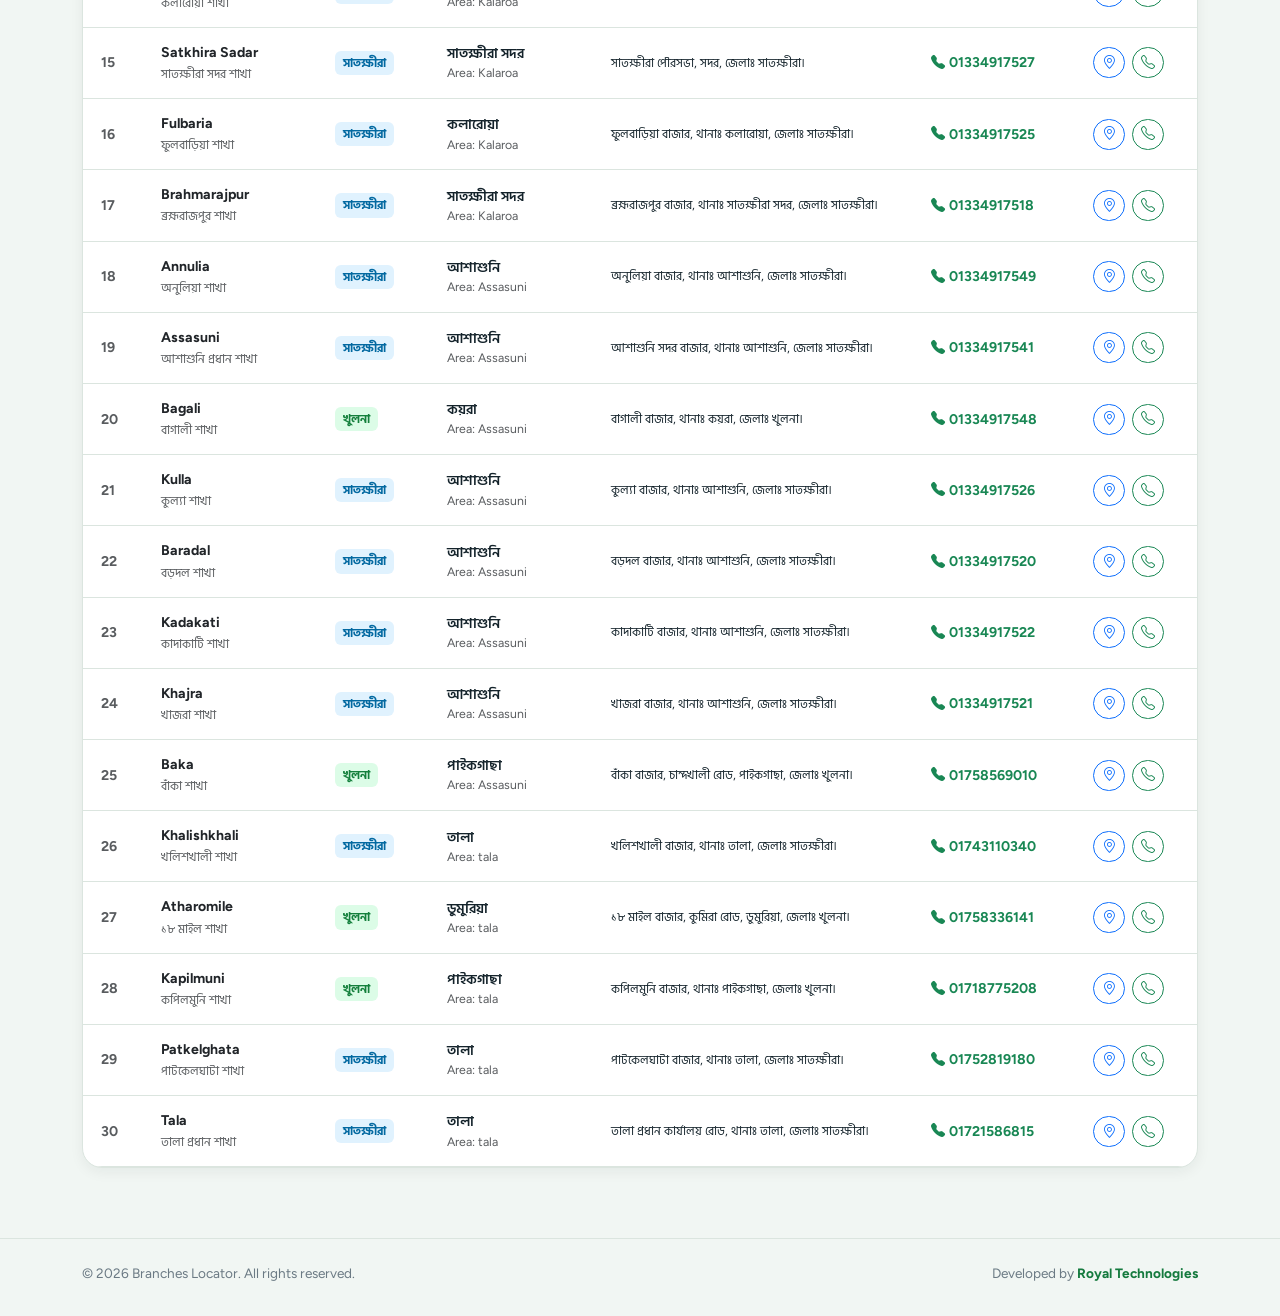
<file: style-table.html>
<!DOCTYPE html>
<html lang="bn">
<head>
  <meta charset="UTF-8">
  <meta name="viewport" content="width=device-width, initial-scale=1.0, viewport-fit=cover">
  <title>Branches Locator - Data Table Style</title>
  <link rel="icon" type="image/svg+xml" href="favicon.svg">
  <link rel="alternate icon" type="image/png" href="favicon.png">
  <link rel="preconnect" href="https://fonts.googleapis.com">
  <link rel="preconnect" href="https://fonts.gstatic.com" crossorigin>
  <link href="https://fonts.googleapis.com/css2?family=Figtree:wght@400;500;600;700;800&family=Hind+Siliguri:wght@400;500;600;700&display=swap" rel="stylesheet">
  <link rel="stylesheet" href="css/bootstrap.min.css">
  <link rel="stylesheet" href="css/bootstrap-icons.min.css">
  <link rel="stylesheet" href="css/style.css">
  <script src="js/branches-data.js"></script>
</head>
<body>

  <!-- Top App Bar -->
  <header class="br-app-bar">
    <div class="container d-flex flex-wrap align-items-center justify-content-between gap-3">
      <a href="index.html" class="br-brand">
        <div class="br-brand-icon"><i class="bi bi-table"></i></div>
        <div class="br-brand-title">Data Table Style <small>Branches Locator</small></div>
      </a>
      <div class="d-flex align-items-center gap-2">
        <a href="index.html" class="btn btn-sm btn-outline-success rounded-pill fw-semibold">
          <i class="bi bi-arrow-left me-1"></i> All Styles
        </a>
        <button type="button" class="theme-toggle-btn" id="btnThemeToggle"><i class="bi bi-sun-fill"></i></button>
      </div>
    </div>
  </header>

  <!-- Hero -->
  <section class="br-hero" style="padding-bottom: 50px;">
    <div class="br-hero-blob br-hero-blob-1"></div>
    <div class="br-hero-blob br-hero-blob-2"></div>
    <div class="container position-relative text-center" style="z-index: 2;">
      <span class="br-tag"><i class="br-dot"></i> STYLE 4 &bull; ADMINISTRATIVE TABLE</span>
      <h1 class="br-title">Branch <span>Spreadsheet</span></h1>
      <p class="br-sub">Administrative tabular directory with instant search and CSV export</p>
    </div>
  </section>

  <!-- Main Table Content -->
  <main class="br-main" style="padding-top: 20px;">
    <div class="container position-relative" style="z-index: 2;">
      <!-- Search & Filters -->
      <div class="br-filter">
        <div class="br-search-row">
          <div class="br-search">
            <i class="bi bi-search"></i>
            <input type="text" id="brSearchInput" placeholder="Search branch name, district, address...">
          </div>
          <div class="br-search-actions">
            <select id="brDistrictSelect" class="br-filter-select">
              <option value="all">All Districts (সকল জেলা)</option>
              <option value="Satkhira">Satkhira (সাতক্ষীরা)</option>
              <option value="Jashore">Jashore (যশোর)</option>
              <option value="Khulna">Khulna (খুলনা)</option>
              <option value="Jhenaidah">Jhenaidah (ঝিনাইদহ)</option>
            </select>
          </div>
        </div>
      </div>

      <!-- Table Panel -->
      <div class="table-panel" id="tableContainer" style="display: block;">
        <div class="table-panel-header">
          <h5 class="m-0 fw-bold"><i class="bi bi-table text-success me-2"></i>Branch Network Directory</h5>
          <div class="table-export-btns">
            <button type="button" class="btn-export" id="btnExportCsv" title="Export as CSV spreadsheet">
              <i class="bi bi-file-earmark-spreadsheet-fill text-success"></i> Export CSV
            </button>
            <button type="button" class="btn-export" id="btnPrintTable" title="Print directory">
              <i class="bi bi-printer-fill text-primary"></i> Print
            </button>
          </div>
        </div>
        <div class="br-table-responsive">
          <table class="br-table">
            <thead>
              <tr>
                <th>#</th>
                <th>Branch Name</th>
                <th>District</th>
                <th>Upazila / Area</th>
                <th>Address</th>
                <th>Contact</th>
                <th>Actions</th>
              </tr>
            </thead>
            <tbody id="brTableBody"></tbody>
          </table>
        </div>
      </div>
    </div>
  </main>

  <footer class="br-credit-bar">
    <div class="container d-flex justify-content-between flex-wrap gap-2">
      <div>&copy; 2026 Branches Locator. All rights reserved.</div>
      <div>Developed by <a href="https://royaltechbd.com/" target="_blank" rel="noopener">Royal Technologies</a></div>
    </div>
  </footer>

  <script src="js/bootstrap.bundle.min.js"></script>
  <script>
    localStorage.setItem('branch_style', 'table');
  </script>
  <script src="js/app.js"></script>
</body>
</html>
</file>
<file: css/leaflet.css>
/* required styles */

.leaflet-pane,
.leaflet-tile,
.leaflet-marker-icon,
.leaflet-marker-shadow,
.leaflet-tile-container,
.leaflet-pane > svg,
.leaflet-pane > canvas,
.leaflet-zoom-box,
.leaflet-image-layer,
.leaflet-layer {
	position: absolute;
	left: 0;
	top: 0;
	}
.leaflet-container {
	overflow: hidden;
	}
.leaflet-tile,
.leaflet-marker-icon,
.leaflet-marker-shadow {
	-webkit-user-select: none;
	   -moz-user-select: none;
	        user-select: none;
	  -webkit-user-drag: none;
	}
/* Prevents IE11 from highlighting tiles in blue */
.leaflet-tile::selection {
	background: transparent;
}
/* Safari renders non-retina tile on retina better with this, but Chrome is worse */
.leaflet-safari .leaflet-tile {
	image-rendering: -webkit-optimize-contrast;
	}
/* hack that prevents hw layers "stretching" when loading new tiles */
.leaflet-safari .leaflet-tile-container {
	width: 1600px;
	height: 1600px;
	-webkit-transform-origin: 0 0;
	}
.leaflet-marker-icon,
.leaflet-marker-shadow {
	display: block;
	}
/* .leaflet-container svg: reset svg max-width decleration shipped in Joomla! (joomla.org) 3.x */
/* .leaflet-container img: map is broken in FF if you have max-width: 100% on tiles */
.leaflet-container .leaflet-overlay-pane svg {
	max-width: none !important;
	max-height: none !important;
	}
.leaflet-container .leaflet-marker-pane img,
.leaflet-container .leaflet-shadow-pane img,
.leaflet-container .leaflet-tile-pane img,
.leaflet-container img.leaflet-image-layer,
.leaflet-container .leaflet-tile {
	max-width: none !important;
	max-height: none !important;
	width: auto;
	padding: 0;
	}

.leaflet-container img.leaflet-tile {
	/* See: https://bugs.chromium.org/p/chromium/issues/detail?id=600120 */
	mix-blend-mode: plus-lighter;
}

.leaflet-container.leaflet-touch-zoom {
	-ms-touch-action: pan-x pan-y;
	touch-action: pan-x pan-y;
	}
.leaflet-container.leaflet-touch-drag {
	-ms-touch-action: pinch-zoom;
	/* Fallback for FF which doesn't support pinch-zoom */
	touch-action: none;
	touch-action: pinch-zoom;
}
.leaflet-container.leaflet-touch-drag.leaflet-touch-zoom {
	-ms-touch-action: none;
	touch-action: none;
}
.leaflet-container {
	-webkit-tap-highlight-color: transparent;
}
.leaflet-container a {
	-webkit-tap-highlight-color: rgba(51, 181, 229, 0.4);
}
.leaflet-tile {
	filter: inherit;
	visibility: hidden;
	}
.leaflet-tile-loaded {
	visibility: inherit;
	}
.leaflet-zoom-box {
	width: 0;
	height: 0;
	-moz-box-sizing: border-box;
	     box-sizing: border-box;
	z-index: 800;
	}
/* workaround for https://bugzilla.mozilla.org/show_bug.cgi?id=888319 */
.leaflet-overlay-pane svg {
	-moz-user-select: none;
	}

.leaflet-pane         { z-index: 400; }

.leaflet-tile-pane    { z-index: 200; }
.leaflet-overlay-pane { z-index: 400; }
.leaflet-shadow-pane  { z-index: 500; }
.leaflet-marker-pane  { z-index: 600; }
.leaflet-tooltip-pane   { z-index: 650; }
.leaflet-popup-pane   { z-index: 700; }

.leaflet-map-pane canvas { z-index: 100; }
.leaflet-map-pane svg    { z-index: 200; }

.leaflet-vml-shape {
	width: 1px;
	height: 1px;
	}
.lvml {
	behavior: url(#default#VML);
	display: inline-block;
	position: absolute;
	}


/* control positioning */

.leaflet-control {
	position: relative;
	z-index: 800;
	pointer-events: visiblePainted; /* IE 9-10 doesn't have auto */
	pointer-events: auto;
	}
.leaflet-top,
.leaflet-bottom {
	position: absolute;
	z-index: 1000;
	pointer-events: none;
	}
.leaflet-top {
	top: 0;
	}
.leaflet-right {
	right: 0;
	}
.leaflet-bottom {
	bottom: 0;
	}
.leaflet-left {
	left: 0;
	}
.leaflet-control {
	float: left;
	clear: both;
	}
.leaflet-right .leaflet-control {
	float: right;
	}
.leaflet-top .leaflet-control {
	margin-top: 10px;
	}
.leaflet-bottom .leaflet-control {
	margin-bottom: 10px;
	}
.leaflet-left .leaflet-control {
	margin-left: 10px;
	}
.leaflet-right .leaflet-control {
	margin-right: 10px;
	}


/* zoom and fade animations */

.leaflet-fade-anim .leaflet-popup {
	opacity: 0;
	-webkit-transition: opacity 0.2s linear;
	   -moz-transition: opacity 0.2s linear;
	        transition: opacity 0.2s linear;
	}
.leaflet-fade-anim .leaflet-map-pane .leaflet-popup {
	opacity: 1;
	}
.leaflet-zoom-animated {
	-webkit-transform-origin: 0 0;
	    -ms-transform-origin: 0 0;
	        transform-origin: 0 0;
	}
svg.leaflet-zoom-animated {
	will-change: transform;
}

.leaflet-zoom-anim .leaflet-zoom-animated {
	-webkit-transition: -webkit-transform 0.25s cubic-bezier(0,0,0.25,1);
	   -moz-transition:    -moz-transform 0.25s cubic-bezier(0,0,0.25,1);
	        transition:         transform 0.25s cubic-bezier(0,0,0.25,1);
	}
.leaflet-zoom-anim .leaflet-tile,
.leaflet-pan-anim .leaflet-tile {
	-webkit-transition: none;
	   -moz-transition: none;
	        transition: none;
	}

.leaflet-zoom-anim .leaflet-zoom-hide {
	visibility: hidden;
	}


/* cursors */

.leaflet-interactive {
	cursor: pointer;
	}
.leaflet-grab {
	cursor: -webkit-grab;
	cursor:    -moz-grab;
	cursor:         grab;
	}
.leaflet-crosshair,
.leaflet-crosshair .leaflet-interactive {
	cursor: crosshair;
	}
.leaflet-popup-pane,
.leaflet-control {
	cursor: auto;
	}
.leaflet-dragging .leaflet-grab,
.leaflet-dragging .leaflet-grab .leaflet-interactive,
.leaflet-dragging .leaflet-marker-draggable {
	cursor: move;
	cursor: -webkit-grabbing;
	cursor:    -moz-grabbing;
	cursor:         grabbing;
	}

/* marker & overlays interactivity */
.leaflet-marker-icon,
.leaflet-marker-shadow,
.leaflet-image-layer,
.leaflet-pane > svg path,
.leaflet-tile-container {
	pointer-events: none;
	}

.leaflet-marker-icon.leaflet-interactive,
.leaflet-image-layer.leaflet-interactive,
.leaflet-pane > svg path.leaflet-interactive,
svg.leaflet-image-layer.leaflet-interactive path {
	pointer-events: visiblePainted; /* IE 9-10 doesn't have auto */
	pointer-events: auto;
	}

/* visual tweaks */

.leaflet-container {
	background: #ddd;
	outline-offset: 1px;
	}
.leaflet-container a {
	color: #0078A8;
	}
.leaflet-zoom-box {
	border: 2px dotted #38f;
	background: rgba(255,255,255,0.5);
	}


/* general typography */
.leaflet-container {
	font-family: "Helvetica Neue", Arial, Helvetica, sans-serif;
	font-size: 12px;
	font-size: 0.75rem;
	line-height: 1.5;
	}


/* general toolbar styles */

.leaflet-bar {
	box-shadow: 0 1px 5px rgba(0,0,0,0.65);
	border-radius: 4px;
	}
.leaflet-bar a {
	background-color: #fff;
	border-bottom: 1px solid #ccc;
	width: 26px;
	height: 26px;
	line-height: 26px;
	display: block;
	text-align: center;
	text-decoration: none;
	color: black;
	}
.leaflet-bar a,
.leaflet-control-layers-toggle {
	background-position: 50% 50%;
	background-repeat: no-repeat;
	display: block;
	}
.leaflet-bar a:hover,
.leaflet-bar a:focus {
	background-color: #f4f4f4;
	}
.leaflet-bar a:first-child {
	border-top-left-radius: 4px;
	border-top-right-radius: 4px;
	}
.leaflet-bar a:last-child {
	border-bottom-left-radius: 4px;
	border-bottom-right-radius: 4px;
	border-bottom: none;
	}
.leaflet-bar a.leaflet-disabled {
	cursor: default;
	background-color: #f4f4f4;
	color: #bbb;
	}

.leaflet-touch .leaflet-bar a {
	width: 30px;
	height: 30px;
	line-height: 30px;
	}
.leaflet-touch .leaflet-bar a:first-child {
	border-top-left-radius: 2px;
	border-top-right-radius: 2px;
	}
.leaflet-touch .leaflet-bar a:last-child {
	border-bottom-left-radius: 2px;
	border-bottom-right-radius: 2px;
	}

/* zoom control */

.leaflet-control-zoom-in,
.leaflet-control-zoom-out {
	font: bold 18px 'Lucida Console', Monaco, monospace;
	text-indent: 1px;
	}

.leaflet-touch .leaflet-control-zoom-in, .leaflet-touch .leaflet-control-zoom-out  {
	font-size: 22px;
	}


/* layers control */

.leaflet-control-layers {
	box-shadow: 0 1px 5px rgba(0,0,0,0.4);
	background: #fff;
	border-radius: 5px;
	}
.leaflet-control-layers-toggle {
	background-image: url(images/layers.png);
	width: 36px;
	height: 36px;
	}
.leaflet-retina .leaflet-control-layers-toggle {
	background-image: url(images/layers-2x.png);
	background-size: 26px 26px;
	}
.leaflet-touch .leaflet-control-layers-toggle {
	width: 44px;
	height: 44px;
	}
.leaflet-control-layers .leaflet-control-layers-list,
.leaflet-control-layers-expanded .leaflet-control-layers-toggle {
	display: none;
	}
.leaflet-control-layers-expanded .leaflet-control-layers-list {
	display: block;
	position: relative;
	}
.leaflet-control-layers-expanded {
	padding: 6px 10px 6px 6px;
	color: #333;
	background: #fff;
	}
.leaflet-control-layers-scrollbar {
	overflow-y: scroll;
	overflow-x: hidden;
	padding-right: 5px;
	}
.leaflet-control-layers-selector {
	margin-top: 2px;
	position: relative;
	top: 1px;
	}
.leaflet-control-layers label {
	display: block;
	font-size: 13px;
	font-size: 1.08333em;
	}
.leaflet-control-layers-separator {
	height: 0;
	border-top: 1px solid #ddd;
	margin: 5px -10px 5px -6px;
	}

/* Default icon URLs */
.leaflet-default-icon-path { /* used only in path-guessing heuristic, see L.Icon.Default */
	background-image: url(images/marker-icon.png);
	}


/* attribution and scale controls */

.leaflet-container .leaflet-control-attribution {
	background: #fff;
	background: rgba(255, 255, 255, 0.8);
	margin: 0;
	}
.leaflet-control-attribution,
.leaflet-control-scale-line {
	padding: 0 5px;
	color: #333;
	line-height: 1.4;
	}
.leaflet-control-attribution a {
	text-decoration: none;
	}
.leaflet-control-attribution a:hover,
.leaflet-control-attribution a:focus {
	text-decoration: underline;
	}
.leaflet-attribution-flag {
	display: inline !important;
	vertical-align: baseline !important;
	width: 1em;
	height: 0.6669em;
	}
.leaflet-left .leaflet-control-scale {
	margin-left: 5px;
	}
.leaflet-bottom .leaflet-control-scale {
	margin-bottom: 5px;
	}
.leaflet-control-scale-line {
	border: 2px solid #777;
	border-top: none;
	line-height: 1.1;
	padding: 2px 5px 1px;
	white-space: nowrap;
	-moz-box-sizing: border-box;
	     box-sizing: border-box;
	background: rgba(255, 255, 255, 0.8);
	text-shadow: 1px 1px #fff;
	}
.leaflet-control-scale-line:not(:first-child) {
	border-top: 2px solid #777;
	border-bottom: none;
	margin-top: -2px;
	}
.leaflet-control-scale-line:not(:first-child):not(:last-child) {
	border-bottom: 2px solid #777;
	}

.leaflet-touch .leaflet-control-attribution,
.leaflet-touch .leaflet-control-layers,
.leaflet-touch .leaflet-bar {
	box-shadow: none;
	}
.leaflet-touch .leaflet-control-layers,
.leaflet-touch .leaflet-bar {
	border: 2px solid rgba(0,0,0,0.2);
	background-clip: padding-box;
	}


/* popup */

.leaflet-popup {
	position: absolute;
	text-align: center;
	margin-bottom: 20px;
	}
.leaflet-popup-content-wrapper {
	padding: 1px;
	text-align: left;
	border-radius: 12px;
	}
.leaflet-popup-content {
	margin: 13px 24px 13px 20px;
	line-height: 1.3;
	font-size: 13px;
	font-size: 1.08333em;
	min-height: 1px;
	}
.leaflet-popup-content p {
	margin: 17px 0;
	margin: 1.3em 0;
	}
.leaflet-popup-tip-container {
	width: 40px;
	height: 20px;
	position: absolute;
	left: 50%;
	margin-top: -1px;
	margin-left: -20px;
	overflow: hidden;
	pointer-events: none;
	}
.leaflet-popup-tip {
	width: 17px;
	height: 17px;
	padding: 1px;

	margin: -10px auto 0;
	pointer-events: auto;

	-webkit-transform: rotate(45deg);
	   -moz-transform: rotate(45deg);
	    -ms-transform: rotate(45deg);
	        transform: rotate(45deg);
	}
.leaflet-popup-content-wrapper,
.leaflet-popup-tip {
	background: white;
	color: #333;
	box-shadow: 0 3px 14px rgba(0,0,0,0.4);
	}
.leaflet-container a.leaflet-popup-close-button {
	position: absolute;
	top: 0;
	right: 0;
	border: none;
	text-align: center;
	width: 24px;
	height: 24px;
	font: 16px/24px Tahoma, Verdana, sans-serif;
	color: #757575;
	text-decoration: none;
	background: transparent;
	}
.leaflet-container a.leaflet-popup-close-button:hover,
.leaflet-container a.leaflet-popup-close-button:focus {
	color: #585858;
	}
.leaflet-popup-scrolled {
	overflow: auto;
	}

.leaflet-oldie .leaflet-popup-content-wrapper {
	-ms-zoom: 1;
	}
.leaflet-oldie .leaflet-popup-tip {
	width: 24px;
	margin: 0 auto;

	-ms-filter: "progid:DXImageTransform.Microsoft.Matrix(M11=0.70710678, M12=0.70710678, M21=-0.70710678, M22=0.70710678)";
	filter: progid:DXImageTransform.Microsoft.Matrix(M11=0.70710678, M12=0.70710678, M21=-0.70710678, M22=0.70710678);
	}

.leaflet-oldie .leaflet-control-zoom,
.leaflet-oldie .leaflet-control-layers,
.leaflet-oldie .leaflet-popup-content-wrapper,
.leaflet-oldie .leaflet-popup-tip {
	border: 1px solid #999;
	}


/* div icon */

.leaflet-div-icon {
	background: #fff;
	border: 1px solid #666;
	}


/* Tooltip */
/* Base styles for the element that has a tooltip */
.leaflet-tooltip {
	position: absolute;
	padding: 6px;
	background-color: #fff;
	border: 1px solid #fff;
	border-radius: 3px;
	color: #222;
	white-space: nowrap;
	-webkit-user-select: none;
	-moz-user-select: none;
	-ms-user-select: none;
	user-select: none;
	pointer-events: none;
	box-shadow: 0 1px 3px rgba(0,0,0,0.4);
	}
.leaflet-tooltip.leaflet-interactive {
	cursor: pointer;
	pointer-events: auto;
	}
.leaflet-tooltip-top:before,
.leaflet-tooltip-bottom:before,
.leaflet-tooltip-left:before,
.leaflet-tooltip-right:before {
	position: absolute;
	pointer-events: none;
	border: 6px solid transparent;
	background: transparent;
	content: "";
	}

/* Directions */

.leaflet-tooltip-bottom {
	margin-top: 6px;
}
.leaflet-tooltip-top {
	margin-top: -6px;
}
.leaflet-tooltip-bottom:before,
.leaflet-tooltip-top:before {
	left: 50%;
	margin-left: -6px;
	}
.leaflet-tooltip-top:before {
	bottom: 0;
	margin-bottom: -12px;
	border-top-color: #fff;
	}
.leaflet-tooltip-bottom:before {
	top: 0;
	margin-top: -12px;
	margin-left: -6px;
	border-bottom-color: #fff;
	}
.leaflet-tooltip-left {
	margin-left: -6px;
}
.leaflet-tooltip-right {
	margin-left: 6px;
}
.leaflet-tooltip-left:before,
.leaflet-tooltip-right:before {
	top: 50%;
	margin-top: -6px;
	}
.leaflet-tooltip-left:before {
	right: 0;
	margin-right: -12px;
	border-left-color: #fff;
	}
.leaflet-tooltip-right:before {
	left: 0;
	margin-left: -12px;
	border-right-color: #fff;
	}

/* Printing */

@media print {
	/* Prevent printers from removing background-images of controls. */
	.leaflet-control {
		-webkit-print-color-adjust: exact;
		print-color-adjust: exact;
		}
	}
</file>
<file: css/style.css>
/* ==========================================================================
   BRANCHES LOCATOR - COMPLETE STYLESHEET
   Developed by Royal Technologies (https://royaltechbd.com)
   Featuring 4 Design Styles: Card Grid, Map View, District Directory, Data Table
   ========================================================================== */

/* ---------------- ROOT VARIABLES & THEMES ---------------- */
:root {
  --br-g1: #0b4d26;
  --br-g2: #157a3e;
  --br-g3: #1fa35a;
  --br-gold: #ffd54a;
  --br-gold-dark: #f59e0b;
  --br-accent: #0d6efd;
  --br-accent-hover: #0b5ed7;
  
  --bg-page: #f1f6f3;
  --bg-card: #ffffff;
  --bg-surface: rgba(255, 255, 255, 0.95);
  --text-main: #14232b;
  --text-muted: #6b7a84;
  --text-sub: #475a66;
  --border-color: #dbe5df;
  --shadow-sm: 0 4px 14px rgba(15, 40, 30, 0.06);
  --shadow-md: 0 10px 30px rgba(15, 40, 30, 0.1);
  --shadow-lg: 0 20px 45px rgba(11, 77, 38, 0.15);
  --radius-lg: 20px;
  --radius-md: 14px;
  --radius-sm: 10px;
  --font-base: 'Figtree', 'Hind Siliguri', -apple-system, BlinkMacSystemFont, 'Segoe UI', Roboto, sans-serif;
}

/* Sapphire Blue Theme */
[data-theme="sapphire"] {
  --br-g1: #0a2540;
  --br-g2: #1e40af;
  --br-g3: #3b82f6;
  --br-gold: #38bdf8;
  --br-gold-dark: #0284c7;
  --bg-page: #f0f5fc;
  --border-color: #d2e1f2;
}

/* Dark Mode Theme */
[data-theme="dark"] {
  --br-g1: #071710;
  --br-g2: #0e3d23;
  --br-g3: #196f3d;
  --br-gold: #fbbf24;
  --bg-page: #0f172a;
  --bg-card: #1e293b;
  --bg-surface: rgba(30, 41, 59, 0.95);
  --text-main: #f1f5f9;
  --text-muted: #94a3b8;
  --text-sub: #cbd5e1;
  --border-color: #334155;
  --shadow-sm: 0 4px 14px rgba(0, 0, 0, 0.3);
  --shadow-md: 0 10px 30px rgba(0, 0, 0, 0.4);
  --shadow-lg: 0 20px 45px rgba(0, 0, 0, 0.5);
}

/* Base resets */
*, *::before, *::after {
  box-sizing: border-box;
}

html, body {
  margin: 0;
  padding: 0;
  font-family: var(--font-base);
  color: var(--text-main);
  background-color: var(--bg-page);
  -webkit-font-smoothing: antialiased;
  -moz-osx-font-smoothing: grayscale;
  line-height: 1.5;
}

/* ---------------- TOP CONTROL & STYLE SWITCHER BAR ---------------- */
.br-app-bar {
  background: var(--bg-surface);
  backdrop-filter: blur(12px);
  -webkit-backdrop-filter: blur(12px);
  border-bottom: 1px solid var(--border-color);
  padding: 10px 0;
  position: sticky;
  top: 0;
  z-index: 1020;
  box-shadow: 0 4px 20px rgba(0,0,0,0.04);
}

.br-brand {
  display: flex;
  align-items: center;
  gap: 10px;
  text-decoration: none;
  color: var(--text-main);
  font-weight: 800;
  font-size: 1.15rem;
}

.br-brand-icon {
  width: 38px;
  height: 38px;
  display: grid;
  place-items: center;
  border-radius: 10px;
  background: linear-gradient(135deg, var(--br-g2), var(--br-g3));
  color: #fff;
  font-size: 1.25rem;
  box-shadow: 0 4px 10px rgba(21, 122, 62, 0.3);
}

.br-brand-title small {
  display: block;
  font-size: 0.72rem;
  font-weight: 600;
  color: var(--text-muted);
  letter-spacing: 0.05em;
  text-transform: uppercase;
}

/* Style Switcher Pills */
.br-style-switcher {
  display: inline-flex;
  align-items: center;
  background: rgba(0, 0, 0, 0.04);
  border: 1px solid var(--border-color);
  border-radius: 999px;
  padding: 3px;
  gap: 2px;
}

[data-theme="dark"] .br-style-switcher {
  background: rgba(255, 255, 255, 0.05);
}

.style-pill {
  border: 0;
  background: transparent;
  color: var(--text-sub);
  padding: 6px 14px;
  border-radius: 999px;
  font-size: 0.85rem;
  font-weight: 600;
  cursor: pointer;
  display: inline-flex;
  align-items: center;
  gap: 6px;
  transition: all 0.25s cubic-bezier(0.2, 0.8, 0.2, 1);
  white-space: nowrap;
}

.style-pill:hover {
  color: var(--br-g2);
  background: rgba(255, 255, 255, 0.5);
}

.style-pill.active {
  background: linear-gradient(135deg, var(--br-g2), var(--br-g3));
  color: #ffffff !important;
  box-shadow: 0 4px 12px rgba(21, 122, 62, 0.3);
}

.theme-toggle-btn {
  border: 1px solid var(--border-color);
  background: var(--bg-card);
  color: var(--text-sub);
  width: 36px;
  height: 36px;
  border-radius: 50%;
  display: grid;
  place-items: center;
  cursor: pointer;
  transition: all 0.25s;
}

.theme-toggle-btn:hover {
  color: var(--br-g2);
  border-color: var(--br-g3);
}

/* ---------------- HERO BANNER ---------------- */
.br-hero {
  position: relative;
  overflow: hidden;
  color: #ffffff;
  text-align: center;
  padding: clamp(48px, 9vw, 92px) 0 clamp(70px, 11vw, 115px);
  background: linear-gradient(135deg, var(--br-g1), var(--br-g2), var(--br-g1));
  background-size: 200% 200%;
  animation: brGradBg 12s ease infinite;
}

.br-hero-blob {
  position: absolute;
  border-radius: 50%;
  pointer-events: none;
  filter: blur(70px);
}

.br-hero-blob-1 {
  width: 320px;
  height: 320px;
  background: var(--br-g3);
  opacity: 0.45;
  top: -110px;
  left: -90px;
  animation: brDrift1 14s ease-in-out infinite alternate;
}

.br-hero-blob-2 {
  width: 280px;
  height: 280px;
  background: var(--br-gold);
  opacity: 0.2;
  bottom: -90px;
  right: -60px;
  animation: brDrift2 16s ease-in-out infinite alternate;
}

.br-ring {
  position: absolute;
  border: 2px solid rgba(255, 255, 255, 0.22);
  border-radius: 50%;
  pointer-events: none;
}

.br-ring-1 {
  width: 54px;
  height: 54px;
  top: 22%;
  right: 10%;
  animation: brFloat 7s ease-in-out infinite;
}

.br-ring-2 {
  width: 30px;
  height: 30px;
  top: 60%;
  left: 8%;
  animation: brFloat 9s ease-in-out infinite reverse;
}

.br-ring-3 {
  width: 90px;
  height: 90px;
  bottom: 18%;
  right: 28%;
  border-style: dashed;
  animation: brSpin 20s linear infinite;
}

.br-tag {
  display: inline-flex;
  align-items: center;
  gap: 8px;
  font-size: clamp(11px, 2.8vw, 12.5px);
  font-weight: 700;
  letter-spacing: 0.14em;
  padding: 7px 18px;
  border-radius: 999px;
  margin-bottom: 16px;
  background: rgba(255, 255, 255, 0.14);
  border: 1px solid rgba(255, 255, 255, 0.28);
  animation: brFadeDown 0.8s cubic-bezier(0.2, 0.8, 0.2, 1) both;
}

.br-dot {
  position: relative;
  width: 8px;
  height: 8px;
  border-radius: 50%;
  background: var(--br-gold);
}

.br-dot::after {
  content: "";
  position: absolute;
  inset: 0;
  border-radius: 50%;
  background: var(--br-gold);
  animation: brPing 1.8s ease-out infinite;
}

.br-title {
  font-weight: 800;
  font-size: clamp(2.2rem, 7vw, 3.8rem);
  line-height: 1.15;
  margin: 0 0 12px;
  color: #ffffff;
  animation: brFadeDown 0.9s 0.1s cubic-bezier(0.2, 0.8, 0.2, 1) both;
}

.br-title span {
  background: linear-gradient(90deg, var(--br-gold), #ffffff, #9be7b8, var(--br-gold));
  background-size: 300% 100%;
  -webkit-background-clip: text;
  background-clip: text;
  color: transparent;
  animation: brGrad 6s linear infinite;
}

.br-sub {
  margin: 0 auto;
  max-width: 580px;
  padding: 0 12px;
  color: rgba(255, 255, 255, 0.88);
  font-size: clamp(0.95rem, 3vw, 1.15rem);
  animation: brFadeDown 1s 0.2s cubic-bezier(0.2, 0.8, 0.2, 1) both;
}

.br-wave {
  position: absolute;
  left: 0;
  bottom: -1px;
  width: 100%;
  height: clamp(34px, 6vw, 70px);
  display: block;
}

.br-wave path {
  fill: var(--bg-page);
  transition: fill 0.3s ease;
}

/* ---------------- STATS COUNTERS ---------------- */
.br-stats-wrap {
  background: var(--bg-page);
  position: relative;
  z-index: 5;
  margin-top: calc(-1 * clamp(34px, 6vw, 56px));
}

.br-stats {
  display: grid;
  grid-template-columns: repeat(3, 1fr);
  background: var(--bg-surface);
  border-radius: clamp(18px, 3vw, 26px);
  box-shadow: var(--shadow-lg);
  border: 1px solid var(--border-color);
  overflow: hidden;
  animation: brRise 0.9s 0.25s cubic-bezier(0.2, 0.8, 0.2, 1) both;
}

.br-stat {
  position: relative;
  text-align: center;
  padding: clamp(16px, 3.5vw, 30px) 8px;
  transition: background 0.3s;
}

.br-stat + .br-stat::before {
  content: "";
  position: absolute;
  left: 0;
  top: 22%;
  bottom: 22%;
  width: 1px;
  background: var(--border-color);
}

.br-stat:hover {
  background: rgba(21, 122, 62, 0.04);
}

.br-stat-ico {
  display: inline-grid;
  place-items: center;
  width: clamp(36px, 8vw, 48px);
  height: clamp(36px, 8vw, 48px);
  border-radius: 14px;
  margin-bottom: 8px;
  font-size: clamp(15px, 3.5vw, 20px);
  color: #fff;
  background: linear-gradient(135deg, var(--br-g2), var(--br-g3));
  box-shadow: 0 8px 18px rgba(21, 122, 62, 0.28);
  transition: transform 0.4s ease;
}

.br-stat:hover .br-stat-ico {
  transform: translateY(-4px) rotate(-6deg) scale(1.08);
}

.br-count {
  font-weight: 800;
  font-size: clamp(1.6rem, 6vw, 2.6rem);
  color: var(--br-g2);
  margin: 0;
  line-height: 1.1;
}

.br-stat small {
  display: block;
  margin-top: 4px;
  font-size: clamp(9.5px, 2.6vw, 12px);
  font-weight: 700;
  letter-spacing: 0.08em;
  text-transform: uppercase;
  color: var(--text-muted);
}

/* ---------------- MAIN WRAPPER ---------------- */
.br-main {
  position: relative;
  overflow: hidden;
  background: transparent;
  padding: clamp(24px, 4vw, 48px) 0 clamp(40px, 6vw, 70px);
}

.br-main-blob {
  position: absolute;
  border-radius: 50%;
  filter: blur(90px);
  pointer-events: none;
  opacity: 0.14;
}

.br-main-blob-1 {
  width: 340px;
  height: 340px;
  background: var(--br-g1);
  top: 0;
  left: -100px;
  animation: brDrift1 18s ease-in-out infinite alternate;
}

.br-main-blob-2 {
  width: 320px;
  height: 320px;
  background: var(--br-accent);
  bottom: 0;
  right: -100px;
  animation: brDrift2 20s ease-in-out infinite alternate;
}

/* ---------------- FILTER BOX ---------------- */
.br-filter {
  background: var(--bg-surface);
  border: 1px solid var(--border-color);
  border-radius: 22px;
  padding: clamp(14px, 3vw, 24px);
  box-shadow: var(--shadow-sm);
  margin-bottom: 22px;
}

.br-search-row {
  display: flex;
  gap: 12px;
  align-items: center;
  flex-wrap: wrap;
}

.br-search {
  flex: 1 1 300px;
  display: flex;
  align-items: center;
  gap: 10px;
  background: var(--bg-page);
  border: 2px solid transparent;
  border-radius: 16px;
  padding: 4px 6px 4px 16px;
  transition: border-color 0.3s, box-shadow 0.3s, background 0.3s;
}

.br-search:focus-within {
  background: var(--bg-card);
  border-color: var(--br-g3);
  box-shadow: 0 0 0 5px rgba(31, 163, 90, 0.15);
}

.br-search > i {
  color: var(--text-muted);
  font-size: 1.1rem;
}

.br-search input {
  flex: 1 1 auto;
  min-width: 0;
  border: 0;
  outline: 0;
  background: transparent;
  padding: 10px 0;
  font-size: 0.95rem;
  color: var(--text-main);
}

.br-search-actions {
  display: flex;
  gap: 8px;
}

.br-filter-select {
  flex: 0 0 auto;
  min-width: 150px;
  border: 2px solid transparent;
  background: var(--bg-page);
  border-radius: 14px;
  padding: 10px 14px;
  font-size: 0.9rem;
  font-weight: 600;
  color: var(--text-main);
  outline: none;
  cursor: pointer;
  transition: all 0.25s;
}

.br-filter-select:focus {
  background: var(--bg-card);
  border-color: var(--br-g3);
}

.br-btn-gps {
  flex: 0 0 auto;
  border: 0;
  cursor: pointer;
  font-weight: 700;
  font-size: 0.88rem;
  color: #fff;
  padding: 11px 18px;
  border-radius: 14px;
  background: linear-gradient(135deg, #0d6efd, #3b8bff);
  box-shadow: 0 4px 14px rgba(13, 110, 253, 0.28);
  display: inline-flex;
  align-items: center;
  gap: 7px;
  transition: transform 0.25s, box-shadow 0.25s;
}

.br-btn-gps:hover {
  transform: translateY(-2px);
  box-shadow: 0 8px 20px rgba(13, 110, 253, 0.35);
}

.br-areas {
  display: flex;
  align-items: center;
  gap: 12px;
  margin-top: 16px;
  padding-top: 14px;
  border-top: 1px dashed var(--border-color);
}

.br-areas-label {
  flex: 0 0 auto;
  font-size: 12px;
  font-weight: 800;
  letter-spacing: 0.08em;
  text-transform: uppercase;
  color: var(--text-muted);
}

.br-areas-label i {
  color: var(--br-g2);
  margin-right: 4px;
}

.br-chips {
  display: flex;
  gap: 8px;
  overflow-x: auto;
  padding: 4px 2px;
  scrollbar-width: none;
  -webkit-overflow-scrolling: touch;
}

.br-chips::-webkit-scrollbar {
  display: none;
}

.br-chip {
  flex: 0 0 auto;
  text-decoration: none;
  font-size: 0.85rem;
  font-weight: 600;
  white-space: nowrap;
  color: var(--text-sub);
  background: var(--bg-card);
  border: 1.5px solid var(--border-color);
  padding: 6px 16px;
  border-radius: 999px;
  cursor: pointer;
  transition: all 0.25s cubic-bezier(0.2, 0.8, 0.2, 1);
}

.br-chip:hover {
  color: var(--br-g2);
  border-color: var(--br-g3);
  transform: translateY(-2px);
}

.br-chip.active {
  color: #fff;
  border-color: transparent;
  background: linear-gradient(135deg, var(--br-g2), var(--br-g3));
  box-shadow: 0 4px 14px rgba(21, 122, 62, 0.32);
}

/* Result count bar */
.br-result-bar {
  display: flex;
  justify-content: space-between;
  align-items: center;
  flex-wrap: wrap;
  gap: 10px;
  margin-bottom: 20px;
  font-size: 0.9rem;
  color: var(--text-muted);
}

.br-result-bar b {
  color: var(--br-g2);
}

.br-view-indicators {
  display: flex;
  align-items: center;
  gap: 8px;
}

/* ==========================================================================
   STYLE 1: MODERN CARD GRID (Unnayan Prochesta Signature)
   ========================================================================== */
.br-card {
  position: relative;
  overflow: hidden;
  display: flex;
  flex-direction: column;
  background: var(--bg-card);
  border: 1px solid var(--border-color);
  border-radius: clamp(16px, 2.5vw, 22px);
  box-shadow: var(--shadow-sm);
  transition: transform 0.4s cubic-bezier(0.2, 0.8, 0.2, 1), box-shadow 0.4s ease, border-color 0.3s;
}

.br-card:hover {
  transform: translateY(-8px);
  box-shadow: var(--shadow-lg);
  border-color: rgba(31, 163, 90, 0.3);
}

.br-shine {
  position: absolute;
  top: 0;
  left: -80%;
  width: 50%;
  height: 100%;
  z-index: 4;
  pointer-events: none;
  transform: skewX(-20deg);
  background: linear-gradient(100deg, transparent, rgba(255, 255, 255, 0.55), transparent);
}

.br-card:hover .br-shine {
  animation: brShine 0.9s ease;
}

.br-img {
  position: relative;
  overflow: hidden;
  height: clamp(110px, 18vw, 150px);
  background: linear-gradient(135deg, #e8f3ec, #d7e8de);
}

[data-theme="dark"] .br-img {
  background: linear-gradient(135deg, #162a22, #0d1e18);
}

.br-img-empty {
  width: 100%;
  height: 100%;
  display: grid;
  place-items: center;
  font-size: 2.5rem;
  color: var(--br-g3);
  opacity: 0.7;
  transition: transform 0.5s ease;
}

.br-card:hover .br-img-empty {
  transform: scale(1.12) rotate(-3deg);
}

.br-img-fade {
  position: absolute;
  inset: auto 0 0 0;
  height: 55%;
  background: linear-gradient(to top, rgba(0, 0, 0, 0.35), transparent);
  pointer-events: none;
}

.br-area-badge {
  position: absolute;
  top: 10px;
  right: 10px;
  z-index: 2;
  display: inline-flex;
  align-items: center;
  gap: 5px;
  max-width: calc(100% - 20px);
  font-size: 0.75rem;
  font-weight: 700;
  color: #fff;
  white-space: nowrap;
  padding: 5px 11px;
  border-radius: 999px;
  background: rgba(11, 77, 38, 0.85);
  backdrop-filter: blur(6px);
  -webkit-backdrop-filter: blur(6px);
  border: 1px solid rgba(255, 255, 255, 0.25);
}

.br-dist-badge {
  position: absolute;
  top: 10px;
  left: 10px;
  z-index: 2;
  display: inline-flex;
  align-items: center;
  font-size: 0.72rem;
  font-weight: 700;
  color: #fff;
  padding: 4px 9px;
  border-radius: 999px;
  background: rgba(13, 110, 253, 0.85);
  backdrop-filter: blur(4px);
}

.br-body {
  display: flex;
  flex-direction: column;
  flex: 1 1 auto;
  padding: clamp(14px, 2.5vw, 18px);
  position: relative;
}

.br-body::before {
  content: "";
  position: absolute;
  left: clamp(14px, 2.5vw, 18px);
  top: 0;
  width: 40px;
  height: 3px;
  border-radius: 3px;
  background: linear-gradient(90deg, var(--br-g2), var(--br-g3));
  transition: width 0.4s ease;
}

.br-card:hover .br-body::before {
  width: 80px;
}

.br-name {
  font-weight: 700;
  color: var(--text-main);
  font-size: clamp(1.05rem, 2.2vw, 1.2rem);
  line-height: 1.25;
  margin: 10px 0 2px;
}

.br-bn-name {
  font-size: 0.85rem;
  font-weight: 600;
  color: var(--br-g2);
  margin-bottom: 10px;
}

.br-meta {
  list-style: none;
  margin: 0 0 16px;
  padding: 0;
  display: grid;
  gap: 8px;
  font-size: 0.84rem;
  color: var(--text-sub);
}

.br-meta li {
  display: flex;
  align-items: flex-start;
  gap: 8px;
  min-width: 0;
  line-height: 1.4;
}

.br-meta li i {
  flex: 0 0 auto;
  margin-top: 3px;
  font-size: 1rem;
}

.br-addr i { color: #e11d48; }
.br-phone i { color: var(--br-g2); }
.br-mail i { color: #0d6efd; }
.br-hours i { color: var(--br-gold-dark); }

.br-phone a {
  color: inherit;
  text-decoration: none;
  font-weight: 600;
  transition: color 0.2s;
}

.br-phone a:hover {
  color: var(--br-g2);
  text-decoration: underline;
}

.br-card-actions {
  margin-top: auto;
  display: flex;
  gap: 8px;
}

.br-btn {
  flex: 1 1 auto;
  display: inline-flex;
  align-items: center;
  justify-content: center;
  gap: 6px;
  text-decoration: none;
  font-weight: 700;
  font-size: 0.86rem;
  color: #fff;
  padding: 9px 12px;
  border-radius: 12px;
  background: linear-gradient(135deg, #0d6efd, #3b8bff);
  box-shadow: 0 4px 12px rgba(13, 110, 253, 0.25);
  transition: transform 0.25s, box-shadow 0.25s, gap 0.25s;
}

.br-btn:hover {
  color: #fff;
  gap: 10px;
  transform: translateY(-2px);
  box-shadow: 0 8px 18px rgba(13, 110, 253, 0.35);
}

.br-btn-call {
  flex: 0 0 auto;
  width: 40px;
  height: 40px;
  border-radius: 12px;
  display: grid;
  place-items: center;
  background: rgba(21, 122, 62, 0.12);
  color: var(--br-g2);
  text-decoration: none;
  font-size: 1rem;
  transition: all 0.25s;
}

.br-btn-call:hover {
  background: var(--br-g2);
  color: #fff;
  transform: translateY(-2px);
}

/* ==========================================================================
   STYLE 2: INTERACTIVE SPLIT MAP VIEW
   ========================================================================== */
.map-layout {
  display: grid;
  grid-template-columns: 420px 1fr;
  height: 720px;
  background: var(--bg-card);
  border: 1px solid var(--border-color);
  border-radius: 24px;
  overflow: hidden;
  box-shadow: var(--shadow-md);
  margin-bottom: 24px;
}

.map-sidebar {
  display: flex;
  flex-direction: column;
  height: 100%;
  border-right: 1px solid var(--border-color);
  background: var(--bg-card);
}

.map-sidebar-head {
  padding: 16px 20px;
  border-bottom: 1px solid var(--border-color);
  background: var(--bg-surface);
}

.map-sidebar-list {
  flex: 1 1 auto;
  overflow-y: auto;
  padding: 12px;
  display: flex;
  flex-direction: column;
  gap: 10px;
}

.map-branch-item {
  padding: 14px 16px;
  background: var(--bg-page);
  border: 1px solid var(--border-color);
  border-radius: 16px;
  cursor: pointer;
  transition: all 0.25s ease;
}

.map-branch-item:hover, .map-branch-item.is-selected {
  background: var(--bg-card);
  border-color: var(--br-g3);
  box-shadow: 0 6px 18px rgba(21, 122, 62, 0.14);
  transform: translateY(-2px);
}

.map-branch-item.is-selected {
  border-left: 4px solid var(--br-g2);
}

.map-branch-title {
  font-weight: 700;
  font-size: 1rem;
  margin: 0 0 4px;
  color: var(--text-main);
  display: flex;
  justify-content: space-between;
  align-items: baseline;
}

.map-branch-dist {
  font-size: 0.75rem;
  font-weight: 700;
  color: #0d6efd;
  background: rgba(13, 110, 253, 0.1);
  padding: 2px 7px;
  border-radius: 999px;
}

.map-branch-addr {
  font-size: 0.82rem;
  color: var(--text-sub);
  margin-bottom: 8px;
  display: -webkit-box;
  -webkit-line-clamp: 2;
  -webkit-box-orient: vertical;
  overflow: hidden;
}

.map-branch-footer {
  display: flex;
  justify-content: space-between;
  align-items: center;
  font-size: 0.8rem;
}

.map-canvas-container {
  position: relative;
  height: 100%;
  width: 100%;
}

#leafletMap {
  width: 100%;
  height: 100%;
  z-index: 1;
}

/* Custom Leaflet Marker Styling */
.custom-branch-marker {
  width: 34px;
  height: 34px;
  border-radius: 50% 50% 50% 0;
  background: linear-gradient(135deg, var(--br-g2), var(--br-g1));
  transform: rotate(-45deg);
  display: flex;
  align-items: center;
  justify-content: center;
  box-shadow: 0 4px 12px rgba(11, 77, 38, 0.45);
  border: 2px solid #ffffff;
  transition: transform 0.25s;
}

.custom-branch-marker i {
  transform: rotate(45deg);
  color: var(--br-gold);
  font-size: 15px;
}

.custom-branch-marker.is-active {
  background: linear-gradient(135deg, #e11d48, #be123c);
  transform: scale(1.2) rotate(-45deg);
  box-shadow: 0 6px 18px rgba(225, 29, 72, 0.5);
  z-index: 1000 !important;
}

.leaflet-popup-content-wrapper {
  border-radius: 16px;
  padding: 6px;
  box-shadow: 0 10px 30px rgba(0,0,0,0.18);
}

.map-popup-card h4 {
  font-size: 1.05rem;
  font-weight: 800;
  margin: 0 0 4px;
  color: var(--br-g1);
}

.map-popup-card p {
  font-size: 0.84rem;
  color: #475a66;
  margin: 4px 0 10px;
}

/* ==========================================================================
   STYLE 3: HIERARCHICAL DISTRICT & UPAZILA DIRECTORY (Accordion)
   ========================================================================== */
.district-group-card {
  background: var(--bg-card);
  border: 1px solid var(--border-color);
  border-radius: 20px;
  margin-bottom: 16px;
  overflow: hidden;
  box-shadow: var(--shadow-sm);
  transition: box-shadow 0.3s;
}

.district-group-card:hover {
  box-shadow: var(--shadow-md);
}

.district-header {
  padding: 18px 24px;
  background: var(--bg-surface);
  display: flex;
  justify-content: space-between;
  align-items: center;
  cursor: pointer;
  user-select: none;
}

.district-title {
  display: flex;
  align-items: center;
  gap: 12px;
  margin: 0;
  font-size: 1.25rem;
  font-weight: 800;
  color: var(--text-main);
}

.district-badge-count {
  font-size: 0.8rem;
  font-weight: 700;
  padding: 4px 12px;
  border-radius: 999px;
  background: rgba(21, 122, 62, 0.12);
  color: var(--br-g2);
}

.district-collapse-icon {
  font-size: 1.2rem;
  color: var(--text-muted);
  transition: transform 0.3s;
}

.district-group-card.is-open .district-collapse-icon {
  transform: rotate(180deg);
}

.district-body {
  padding: 20px;
  border-top: 1px solid var(--border-color);
}

.dir-branch-row {
  display: grid;
  grid-template-columns: repeat(auto-fill, minmax(280px, 1fr));
  gap: 14px;
}

.dir-branch-card {
  background: var(--bg-page);
  border: 1px solid var(--border-color);
  border-radius: 14px;
  padding: 16px;
  display: flex;
  flex-direction: column;
  transition: transform 0.25s, border-color 0.25s, box-shadow 0.25s;
}

.dir-branch-card:hover {
  transform: translateY(-3px);
  border-color: var(--br-g3);
  box-shadow: var(--shadow-sm);
  background: var(--bg-card);
}

.dir-branch-head {
  display: flex;
  justify-content: space-between;
  align-items: flex-start;
  margin-bottom: 6px;
}

.dir-branch-head h5 {
  margin: 0;
  font-weight: 700;
  font-size: 1.05rem;
  color: var(--text-main);
}

.dir-tag-upazila {
  font-size: 0.72rem;
  font-weight: 700;
  background: rgba(13, 110, 253, 0.1);
  color: #0d6efd;
  padding: 3px 8px;
  border-radius: 6px;
}

.dir-branch-meta {
  font-size: 0.82rem;
  color: var(--text-sub);
  display: grid;
  gap: 4px;
  margin-bottom: 12px;
}

.dir-branch-actions {
  margin-top: auto;
  display: flex;
  gap: 8px;
}

/* ==========================================================================
   STYLE 4: ADMINISTRATIVE DATA TABLE VIEW
   ========================================================================== */
.table-panel {
  background: var(--bg-card);
  border: 1px solid var(--border-color);
  border-radius: 20px;
  overflow: hidden;
  box-shadow: var(--shadow-sm);
}

.table-panel-header {
  padding: 16px 22px;
  background: var(--bg-surface);
  border-bottom: 1px solid var(--border-color);
  display: flex;
  justify-content: space-between;
  align-items: center;
  flex-wrap: wrap;
  gap: 10px;
}

.table-export-btns {
  display: flex;
  gap: 8px;
}

.btn-export {
  border: 1px solid var(--border-color);
  background: var(--bg-card);
  color: var(--text-sub);
  font-weight: 600;
  font-size: 0.84rem;
  padding: 6px 14px;
  border-radius: 10px;
  cursor: pointer;
  display: inline-flex;
  align-items: center;
  gap: 6px;
  transition: all 0.25s;
}

.btn-export:hover {
  background: var(--bg-page);
  color: var(--br-g2);
  border-color: var(--br-g3);
}

.br-table-responsive {
  width: 100%;
  overflow-x: auto;
}

.br-table {
  width: 100%;
  border-collapse: collapse;
  text-align: left;
  font-size: 0.88rem;
}

.br-table th {
  background: var(--bg-page);
  color: var(--text-muted);
  font-weight: 700;
  font-size: 0.78rem;
  text-transform: uppercase;
  letter-spacing: 0.06em;
  padding: 14px 18px;
  border-bottom: 1px solid var(--border-color);
  white-space: nowrap;
}

.br-table td {
  padding: 14px 18px;
  border-bottom: 1px solid var(--border-color);
  vertical-align: middle;
  color: var(--text-main);
}

.br-table tr:hover td {
  background: rgba(21, 122, 62, 0.03);
}

.br-table-badge {
  display: inline-block;
  padding: 3px 8px;
  border-radius: 6px;
  font-size: 0.76rem;
  font-weight: 700;
}

.badge-satkhira { background: #e0f2fe; color: #0369a1; }
.badge-jashore { background: #fef3c7; color: #b45309; }
.badge-khulna { background: #dcfce7; color: #15803d; }
.badge-jhenaidah { background: #fae8ff; color: #86198f; }

/* ---------------- EMPTY STATE ---------------- */
.br-empty {
  text-align: center;
  background: var(--bg-card);
  border-radius: 24px;
  padding: clamp(36px, 7vw, 64px) 20px;
  border: 1px solid var(--border-color);
  box-shadow: var(--shadow-sm);
  margin: 20px 0;
}

.br-empty-ico {
  display: inline-grid;
  place-items: center;
  width: 74px;
  height: 74px;
  border-radius: 50%;
  font-size: 32px;
  color: var(--br-g2);
  background: rgba(25, 135, 84, 0.12);
  margin-bottom: 16px;
  animation: brFloat 4s ease-in-out infinite;
}

.br-empty h4 {
  font-weight: 800;
  margin: 0 0 6px;
}

.br-empty p {
  margin: 0 0 16px;
  color: var(--text-muted);
}

/* ---------------- FOOTER CREDIT (Clean & Subdued) ---------------- */
.br-credit-bar {
  text-align: center;
  padding: 24px 0 32px;
  color: var(--text-muted);
  font-size: 0.85rem;
  border-top: 1px solid var(--border-color);
}

.br-credit-bar a {
  color: var(--br-g2);
  font-weight: 700;
  text-decoration: none;
}

.br-credit-bar a:hover {
  text-decoration: underline;
}

/* ---------------- REVEAL ANIMATIONS ---------------- */
.br-reveal {
  opacity: 0;
  transform: translateY(28px) scale(0.98);
}

.br-reveal.is-visible {
  animation: brReveal 0.7s cubic-bezier(0.2, 0.8, 0.2, 1) forwards;
  animation-delay: var(--delay, 0ms);
}

@keyframes brFadeDown {
  from { opacity: 0; transform: translateY(-22px); }
  to { opacity: 1; transform: none; }
}

@keyframes brRise {
  from { opacity: 0; transform: translateY(30px); }
  to { opacity: 1; transform: none; }
}

@keyframes brReveal {
  to { opacity: 1; transform: none; }
}

@keyframes brDrift1 {
  from { transform: translate(0, 0) scale(1); }
  to { transform: translate(60px, 40px) scale(1.15); }
}

@keyframes brDrift2 {
  from { transform: translate(0, 0) scale(1); }
  to { transform: translate(-60px, -30px) scale(1.2); }
}

@keyframes brFloat {
  0%, 100% { transform: translateY(0) rotate(0); }
  50% { transform: translateY(-16px) rotate(8deg); }
}

@keyframes brPing {
  0% { transform: scale(1); opacity: 0.7; }
  100% { transform: scale(3); opacity: 0; }
}

@keyframes brGradBg {
  0%, 100% { background-position: 0% 50%; }
  50% { background-position: 100% 50%; }
}

@keyframes brGrad {
  to { background-position: 300% 0; }
}

@keyframes brSpin {
  to { transform: rotate(360deg); }
}

@keyframes brShine {
  to { left: 140%; }
}

/* ---------------- RESPONSIVE STYLES ---------------- */
@media (max-width: 991.98px) {
  .map-layout {
    grid-template-columns: 1fr;
    grid-template-rows: 320px 380px;
    height: 700px;
  }
  .map-sidebar {
    border-right: 0;
    border-bottom: 1px solid var(--border-color);
  }
}

@media (max-width: 767.98px) {
  .br-app-bar .container {
    flex-direction: column;
    gap: 10px;
    align-items: stretch !important;
  }
  .br-style-switcher {
    overflow-x: auto;
    width: 100%;
    scrollbar-width: none;
  }
  .br-style-switcher::-webkit-scrollbar {
    display: none;
  }
  .br-search-row {
    flex-direction: column;
    align-items: stretch;
  }
  .br-search-actions {
    flex-direction: row;
  }
  .br-filter-select {
    flex: 1 1 auto;
  }
  .br-areas {
    flex-direction: column;
    align-items: stretch;
    gap: 8px;
  }
}

@media (max-width: 575.98px) {
  .br-ring-1, .br-ring-2 { display: none; }
  .br-card:hover { transform: translateY(-4px); }
  .style-pill { padding: 6px 10px; font-size: 0.78rem; }
}
</file>
